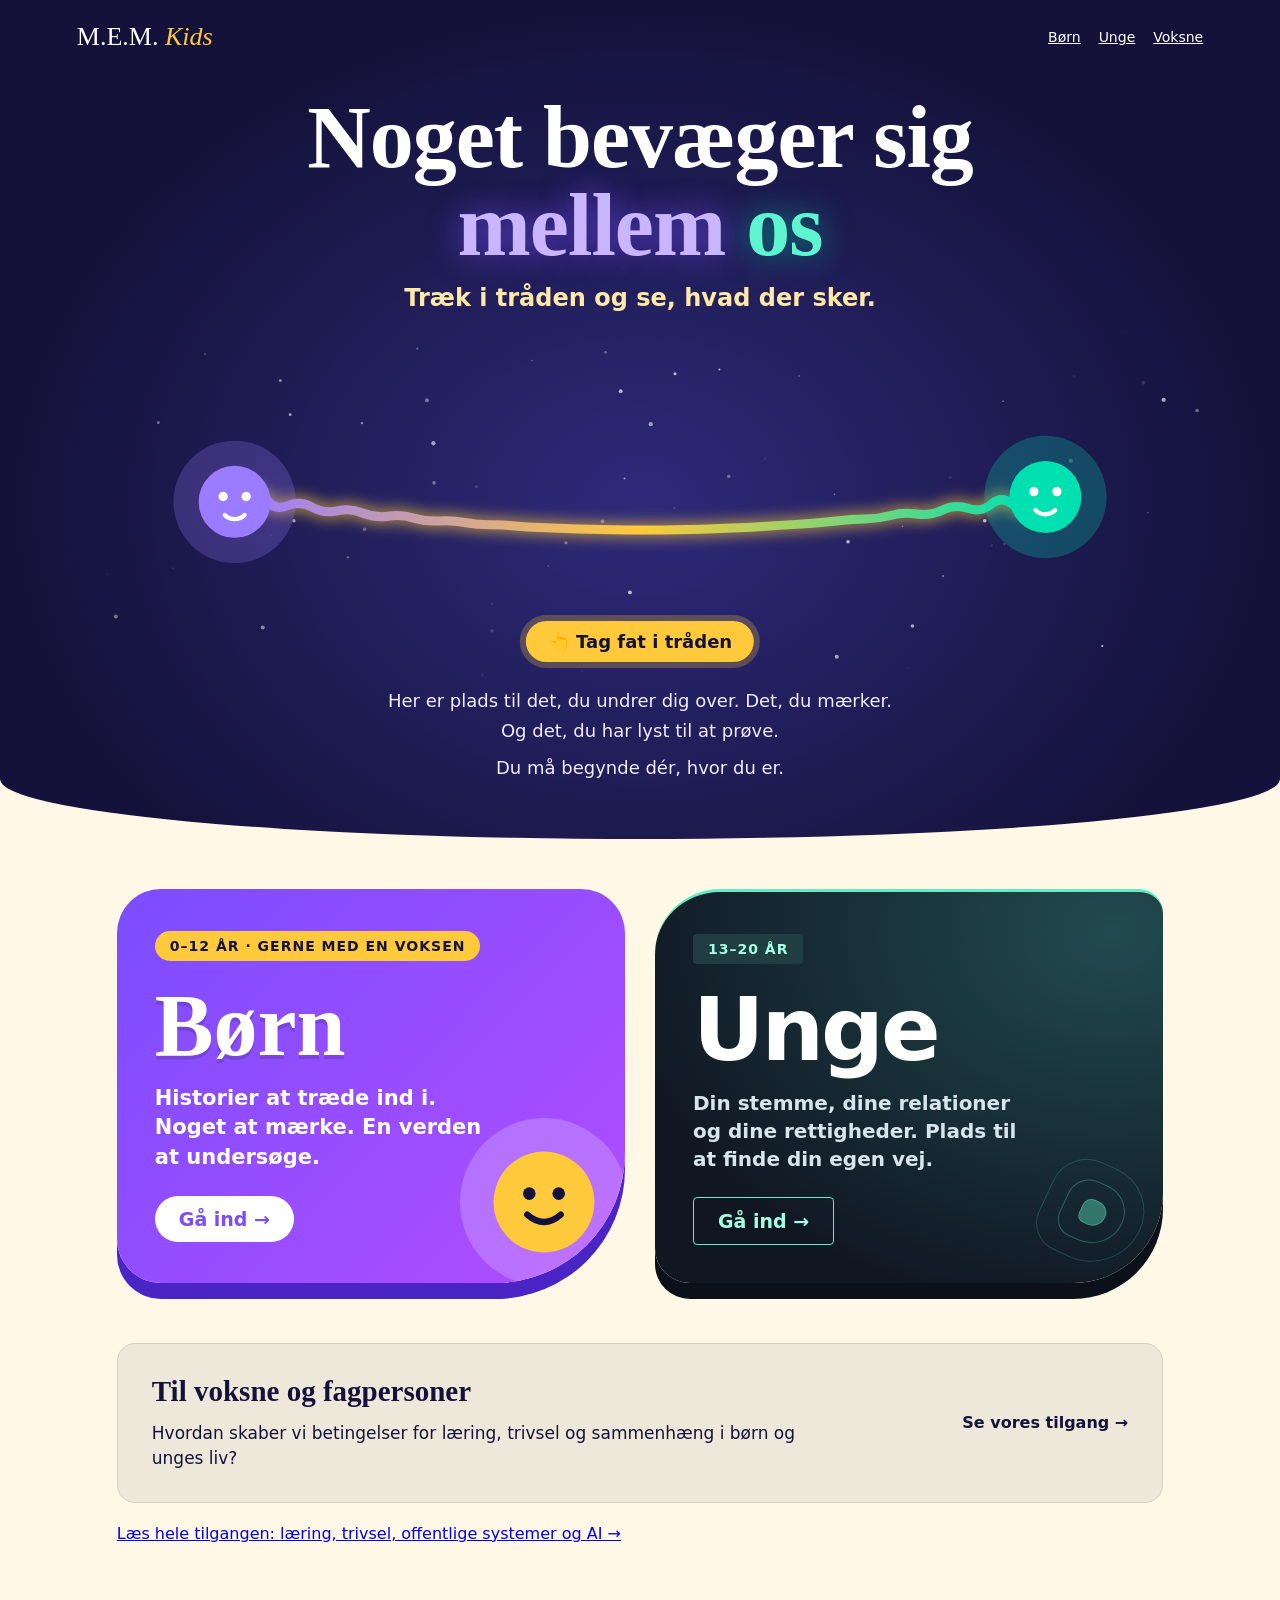
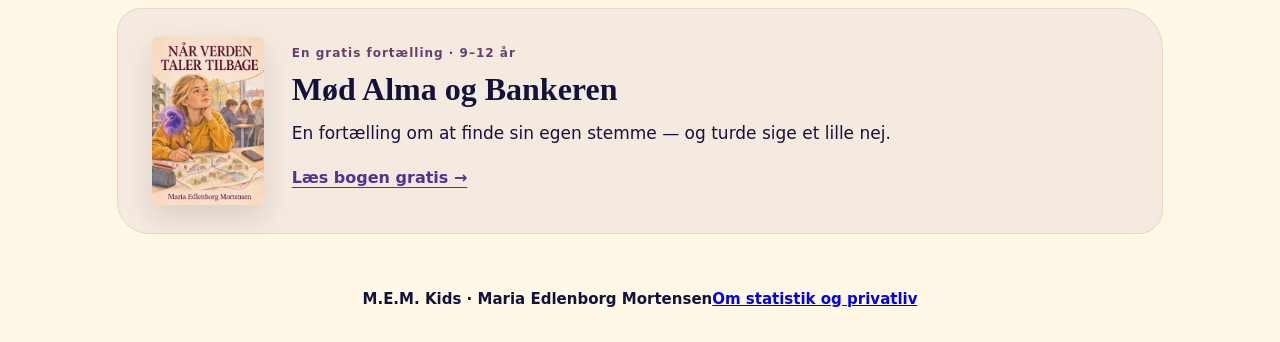
<file: index.html>
<!doctype html>
<html lang="da">
<head>
<meta charset="utf-8">
<meta name="viewport" content="width=device-width, initial-scale=1">
<title>M.E.M. Kids</title>
<style>
:root{--night:#14123a;--ink:#14123a;--born:#7b4dff;--born2:#b14dff;--unge:#00b894;--unge2:#00d2d3;--sol:#ffc93c;--pink:#ff5d8f}
*{box-sizing:border-box}
html,body{margin:0;background:#fff8e7;color:var(--ink);font-family:"Nunito","Trebuchet MS",system-ui,sans-serif}
.top{background:radial-gradient(ellipse at 50% 60%,#2e2a7a 0%,var(--night) 70%);color:#fff;padding-bottom:30px;border-radius:0 0 50% 50%/0 0 60px 60px;position:relative;overflow:hidden}
header{display:flex;justify-content:space-between;align-items:center;padding:22px 6%;position:relative;z-index:2}
.logo{font-family:Georgia,serif;font-size:26px;text-decoration:none;color:#fff}
.logo em{color:var(--sol)}
.hero{position:relative;text-align:center;padding:10px 6% 0;z-index:2}
h1{font-family:Georgia,serif;font-weight:700;font-size:clamp(42px,7vw,88px);line-height:1;margin:10px 0 14px;letter-spacing:-1px}
h1 span{color:#c9b6ff;text-shadow:0 0 30px #7b4dffaa} h1 b{color:#5ff5d0;text-shadow:0 0 30px #00b894aa}
.lead{font-size:clamp(19px,2.2vw,24px);max-width:620px;margin:0 auto;color:#ffe9a8;font-weight:700}
.stage{position:relative;height:360px;margin-top:6px}
canvas{position:absolute;inset:0;width:100%;height:100%;touch-action:none;cursor:grab}
canvas:active{cursor:grabbing}
.hint{position:absolute;left:50%;bottom:16px;transform:translateX(-50%);font-size:18px;font-weight:800;background:var(--sol);color:var(--night);padding:10px 22px;border-radius:99px;box-shadow:0 0 0 6px #ffc93c40;white-space:nowrap;pointer-events:none;transition:opacity .4s;animation:pulse 1.6s infinite}
@keyframes pulse{50%{box-shadow:0 0 0 14px #ffc93c00;transform:translateX(-50%) scale(1.05)}}
.doors{display:grid;grid-template-columns:1fr 1fr;gap:30px;padding:50px 6% 60px;max-width:1200px;margin:0 auto}
.door{position:relative;display:block;text-decoration:none;color:#fff;padding:42px 38px 38px;min-height:320px;overflow:hidden;transition:transform .25s,box-shadow .25s}
.door:hover,.door:focus-visible{transform:translateY(-8px) rotate(-1deg) scale(1.02)}
.door.born{background:linear-gradient(135deg,var(--born),var(--born2));border-radius:44px 44px 130px 44px;box-shadow:0 16px 0 #4a24c4}
.door.unge{background:linear-gradient(135deg,var(--unge),var(--unge2));border-radius:44px 44px 44px 130px;box-shadow:0 16px 0 #00806a}
.door.unge:hover{transform:translateY(-8px) rotate(1deg) scale(1.02)}
.age{display:inline-block;font-weight:800;font-size:14px;letter-spacing:1px;padding:7px 15px;border-radius:99px;background:var(--sol);color:var(--night)}
.door h2{font-family:Georgia,serif;font-weight:700;font-size:clamp(54px,7vw,88px);margin:14px 0 8px;text-shadow:0 4px 0 #0002}
.door p{font-size:21px;max-width:340px;margin:0;line-height:1.4;font-weight:600}
.go{display:inline-block;margin-top:24px;font-weight:800;font-size:19px;background:#fff;padding:12px 24px;border-radius:99px}
.born .go{color:var(--born)} .unge .go{color:#00806a}
.door svg{position:absolute;right:-24px;bottom:-24px;width:210px;height:210px;transition:transform .4s}
.door:hover svg{transform:rotate(-12deg) scale(1.1)}
footer{text-align:center;padding:26px 6% 34px;font-size:15px;font-weight:600}
@media(max-width:700px){.doors{grid-template-columns:1fr;padding-top:36px}.stage{height:270px}.door{min-height:250px}.door svg{width:150px;height:150px}}
@media(prefers-reduced-motion:reduce){.door,.door svg{transition:none}.hint{animation:none}}

/* Unge: skarpere former og et selvstændigt, roligere udtryk. */
.door.unge{background:linear-gradient(145deg,#172633,#101622);border-radius:12px 12px 44px 12px;box-shadow:0 16px 0 #0b101a;border-top:3px solid #63edc6}
.door.unge:hover,.door.unge:focus-visible{transform:translateY(-6px)}
.unge .age{background:#203e42;color:#a5ffe2;border-radius:4px}
.door.unge h2{font-family:system-ui,sans-serif;font-weight:800;letter-spacing:-3px;text-shadow:none}
.door.unge p{color:#d9e5ec;position:relative;z-index:1;font-size:20px}
.unge .go{color:#a5ffe2;background:transparent;border:1px solid #63edc6;border-radius:4px;position:relative;z-index:1}
.unge .signal{position:absolute;right:20px;bottom:20px;width:100px;height:100px;border:1px solid #63edc633;transform:rotate(35deg);pointer-events:none}
.unge .signal:before,.unge .signal:after{content:'';position:absolute;inset:18px;border:1px solid #63edc64d}
.unge .signal:after{inset:36px;background:#63edc666}
.adults-wrap{max-width:1200px;margin:0 auto;padding:0 6% 35px}
.adult-door{display:grid;grid-template-columns:1fr auto;gap:20px;align-items:center;text-decoration:none;color:var(--night);padding:30px 34px;background:#eee8db;border-radius:18px;border:1px solid #d8d0c0;transition:background .2s}
.adult-door:hover{background:#e7dfce}.adult-door:focus-visible{outline:3px solid #69519e;outline-offset:5px}
.adult-door h2{font:700 clamp(22px,3vw,29px)/1.2 Georgia,serif;margin:0 0 12px}
.adult-door p{margin:0;max-width:650px;font-size:17px;line-height:1.5}
.adult-door .adult-go{font-weight:700;font-size:16px;white-space:nowrap}
.adult-content{background:#fffdf6;border-radius:18px;padding:28px 34px;margin-top:16px;border:1px solid #ddd5c7;line-height:1.65}
.adult-content[hidden]{display:none}.adult-content h2{font:700 29px/1.2 Georgia,serif;margin:0 0 20px}.adult-content h3{font-size:19px;margin:24px 0 8px}.adult-content p{margin:0 0 12px;max-width:760px}.adult-content .ground{border-top:1px solid #ddd5c7;padding-top:20px;margin-top:25px;font-size:15px}
@media(max-width:700px){.adult-door{grid-template-columns:1fr;padding:25px}.adult-content{padding:24px}.door.unge h2{font-size:64px}.age{font-size:12px;letter-spacing:.5px;max-width:100%}.door{padding:30px 26px}.door p{font-size:19px}.hint{font-size:15px;padding:10px 16px}}
@media(prefers-reduced-motion:reduce){.adult-door{transition:none}.door:hover,.door:focus-visible,.door.unge:hover{transform:none}}

</style>
<link rel="stylesheet" href="boeger.css"><link rel="stylesheet" href="univers.css"><meta name="description" content="Historier, læring og sanselige oplevelser for børn og unge. Et relationelt grundlag for deltagelse, trivsel og tryg teknologi.">
</head>
<body>
<div class="top"><header><a class="logo" href="index.html">M.E.M. <em>Kids</em></a><nav class="top-links" aria-label="Genveje"><a href="boern.html">Børn</a><a href="unge.html">Unge</a><a href="voksne.html">Voksne</a></nav></header>

<section class="hero">
  <h1>Noget bevæger sig<br><span>mellem</span> <b>os</b></h1>
  <p class="lead">Træk i tråden og se, hvad der sker.</p>
  <div class="stage">
    <canvas id="c" aria-label="En tråd mellem to venner, som du kan trække i"></canvas>
    <div class="hint" id="hint">👆 Tag fat i tråden</div>
  </div>
</section><div class="shared-copy"><p>Her er plads til det, du undrer dig over. Det, du mærker. Og det, du har lyst til at prøve.</p><p>Du må begynde dér, hvor du er.</p></div>
</div>

<nav class="doors" aria-label="Vælg dit univers">
  <a class="door born" href="boern.html">
    <span class="age">0–12 ÅR · GERNE MED EN VOKSEN</span>
    <h2>Børn</h2>
    <p>Historier at træde ind i. Noget at mærke. En verden at undersøge.</p>
    <span class="go">Gå ind →</span>
    <svg viewBox="0 0 100 100" aria-hidden="true"><circle cx="50" cy="50" r="40" fill="#fff" opacity=".2"/><circle cx="50" cy="50" r="24" fill="#ffc93c"/><circle cx="43" cy="46" r="3" fill="#14123a"/><circle cx="57" cy="46" r="3" fill="#14123a"/><path d="M42 56q8 7 16 0" stroke="#14123a" stroke-width="3" fill="none" stroke-linecap="round"/></svg>
  </a>
  <a class="door unge" href="unge.html">
    <span class="age">13–20 ÅR</span>
    <h2>Unge</h2>
    <p>Din stemme, dine relationer og dine rettigheder. Plads til at finde din egen vej.</p>
    <span class="go">Gå ind →</span>
    <span class="signal" aria-hidden="true"></span>
  </a>
</nav>


<section class="adults-wrap" aria-label="Indgang for voksne og fagpersoner">
  <button class="adult-door" type="button" aria-expanded="false" aria-controls="voksne">
    <div><h2>Til voksne og fagpersoner</h2><p>Hvordan skaber vi betingelser for læring, trivsel og sammenhæng i børn og unges liv?</p></div>
    <span class="adult-go">Se vores tilgang →</span>
  </button>
  <p class="home-adult-route"><a href="voksne.html">Læs hele tilgangen: læring, trivsel, offentlige systemer og AI →</a></p><div class="adult-content" id="voksne" hidden>
    <h2>Et relationelt blik på børn og unge</h2>
    <p>Børn og unge lever og udvikler sig gennem relationer, erfaringer og de rammer, de møder. Derfor undersøger vi sammenhængen mellem barnet, fællesskabet og de betingelser, voksne og institutioner skaber.</p>
    <h3>Læring: oplevelse før forklaring</h3>
    <p>Vi tager udgangspunkt i nysgerrighed, konkrete erfaringer og behovet for at forstå. Barnet får mulighed for at undersøge og prøve sig frem. Ord, tal og modeller forbindes med det oplevede.</p>
    <h3>Ansvar: adgang til at deltage</h3>
    <p>Når en elev ikke deltager, undersøger vi også opgavens mening, krav, tempo, støtte og pladsen i fællesskabet. De voksne har ansvar for at tilpasse de betingelser, de har indflydelse på, og følge op på, om ændringerne hjælper.</p>
    <h3>Trivsel: det, der sker mellem os</h3>
    <p>Barnets egen oplevelse skal have betydning. Vi ser på tryghed, relationer og muligheder for at høre til over tid. Støtten skal også kunne ændre de forhold, der gør hverdagen vanskelig.</p>
    <h3>Børn i offentlige systemer: sammenhæng gennem skift</h3>
    <p>Ved skoleskift, anbringelser og skift af sagsbehandler skal vigtige erfaringer, aftaler og relationer indgå i overgangen. Barnet eller den unge skal kunne forstå, hvad der sker, blive hørt og få forklaret, hvordan deres perspektiv indgår i beslutningerne.</p>
    <h3>Læs sammen og tal videre</h3>
    <p>Til <em>Når verden taler tilbage</em> findes en kort læsevejledning om Bankeren, det lille nej og retten til sin egen idé. Samtalen er en invitation, og barnet behøver ikke fortælle om egne oplevelser.</p>
    <p><a href="boeger/laesevejledning.pdf" download="laesevejledning.pdf" data-goatcounter-click="vejledning-hent-pdf" data-goatcounter-title="Læsevejledning: Hent PDF" data-goatcounter-no-session="1">Hent læsevejledningen gratis (PDF, 71 KB) ↓</a> · <a href="boern.html#bogen">Find bogen i børnerummet →</a></p>
    <p class="ground">Arbejdet udspringer af Mirakel Teori og M.E.M. Teori. På læringsområdet arbejder vi med Meaning, Experience, Model. Herfra udvikles fortællinger, læringsverdener, forløb og støtteværktøjer. Deres udviklings- og afprøvningsstatus skal fremgå af de enkelte tilbud.</p>
  </div>
</section>

<section class="book-teaser-wrap" aria-labelledby="teaser-title">
  <div class="book-teaser">
    <a class="book-teaser-cover" href="boern.html#bogen" aria-label="Find bogen om Alma og Bankeren i børnerummet"><img src="assets/naar-verden-taler-tilbage.webp" width="600" height="900" loading="lazy" decoding="async" alt="Omslag til Når verden taler tilbage med Alma og Bankeren."></a>
    <div class="book-teaser-copy">
      <p class="book-kicker">En gratis fortælling · 9–12 år</p>
      <h2 id="teaser-title">Mød Alma og Bankeren</h2>
      <p>En fortælling om at finde sin egen stemme — og turde sige et lille nej.</p>
      <a class="book-teaser-link" href="boern.html#bogen">Læs bogen gratis →</a>
    </div>
  </div>
</section>

<footer>M.E.M. Kids · Maria Edlenborg Mortensen<a href="statistik-og-privatliv.html">Om statistik og privatliv</a></footer>

<script>
(()=>{
const adultLink=document.querySelector('.adult-door'),adultPanel=document.getElementById('voksne');
adultLink.addEventListener('click',e=>{e.preventDefault();const open=adultPanel.hidden;adultPanel.hidden=!open;adultLink.setAttribute('aria-expanded',String(open));adultLink.querySelector('.adult-go').textContent=open?'Luk introduktionen ↑':'Se vores tilgang →'});
if(location.hash==='#voksne'){adultPanel.hidden=false;adultLink.setAttribute('aria-expanded','true');adultLink.querySelector('.adult-go').textContent='Luk introduktionen ↑';}
const cv=document.getElementById('c'),x=cv.getContext('2d'),hint=document.getElementById('hint');
let W,H,dpr,pts=[],N=34,grab=-1,mx=0,my=0,used=false,t=0,sparks=[];
function size(){dpr=devicePixelRatio||1;W=cv.clientWidth;H=cv.clientHeight;cv.width=W*dpr;cv.height=H*dpr;x.setTransform(dpr,0,0,dpr,0,0);init()}
function ends(){return[{x:W*.14,y:H*.5},{x:W*.86,y:H*.5}]}
function init(){const[a,b]=ends();pts=[];for(let i=0;i<N;i++){const k=i/(N-1);pts.push({x:a.x+(b.x-a.x)*k,y:a.y+Math.sin(k*Math.PI)*30,px:0,py:0});pts[i].px=pts[i].x;pts[i].py=pts[i].y}}
function seg(){const[a,b]=ends();return Math.hypot(b.x-a.x,b.y-a.y)/(N-1)*1.12}
function step(){
 const[a,b]=ends(),L=seg();t+=.016;
 for(let i=1;i<N-1;i++){const p=pts[i],vx=(p.x-p.px)*.985,vy=(p.y-p.py)*.985;p.px=p.x;p.py=p.y;p.x+=vx;p.y+=vy+.25+(grab<0&&!used?Math.sin(t*2+i*.3)*.04:0)}
 if(grab>0){pts[grab].x=mx;pts[grab].y=my}
 for(let k=0;k<12;k++){pts[0].x=a.x;pts[0].y=a.y+Math.sin(t*1.5)*4;pts[N-1].x=b.x;pts[N-1].y=b.y+Math.cos(t*1.5)*4;
  for(let i=0;i<N-1;i++){const p=pts[i],q=pts[i+1],dx=q.x-p.x,dy=q.y-p.y,d=Math.hypot(dx,dy)||1,f=(d-L)/d*.5;
   if(i>0&&i!==grab){p.x+=dx*f;p.y+=dy*f} if(i+1<N-1&&i+1!==grab){q.x-=dx*f;q.y-=dy*f}}}
 // sparks travel along rope when pulled
 const tension=pts.reduce((s,p,i)=>i?s+Math.hypot(p.x-pts[i-1].x,p.y-pts[i-1].y):0,0)/((N-1)*L);
 if(grab>0&&Math.random()<.45+tension*.2)sparks.push({u:Math.random()<.5?0:1,dir:0,v:.012+Math.random()*.01,c:Math.random()<.5?'#9b7bff':'#00e0b0'});
 sparks.forEach(s=>{if(!s.dir)s.dir=s.u?-1:1;s.u+=s.v*s.dir});sparks=sparks.filter(s=>s.u>=0&&s.u<=1);
 draw(tension)}
function at(u){const f=u*(N-1),i=Math.min(N-2,Math.floor(f)),r=f-i;return{x:pts[i].x+(pts[i+1].x-pts[i].x)*r,y:pts[i].y+(pts[i+1].y-pts[i].y)*r}}
function face(p,col,s,mood){x.fillStyle=col+'40';x.beginPath();x.arc(p.x,p.y,s*1.7,0,7);x.fill();x.fillStyle=col;x.beginPath();x.arc(p.x,p.y,s,0,7);x.fill();
 x.fillStyle='#fff';x.beginPath();x.arc(p.x-s*.32,p.y-s*.15,s*.13,0,7);x.arc(p.x+s*.32,p.y-s*.15,s*.13,0,7);x.fill();
 x.strokeStyle='#fff';x.lineWidth=s*.12;x.lineCap='round';x.beginPath();x.arc(p.x,p.y+s*.1,s*.38,.2*Math.PI+(1-mood)*.3,.8*Math.PI-(1-mood)*.3);x.stroke()}
const stars=Array.from({length:70},()=>({x:Math.random(),y:Math.random(),r:Math.random()*1.8+.4,p:Math.random()*6}));
function draw(ten){x.clearRect(0,0,W,H);stars.forEach(st=>{x.fillStyle='rgba(255,255,255,'+(.35+.35*Math.sin(t*2+st.p))+')';x.beginPath();x.arc(st.x*W,st.y*H,st.r,0,7);x.fill()});
 x.shadowColor='#ffc93c';x.shadowBlur=grab>0?30:16;
 const g=x.createLinearGradient(pts[0].x,0,pts[N-1].x,0);g.addColorStop(0,'#9b7bff');g.addColorStop(.5,'#ffc93c');g.addColorStop(1,'#00e0b0');
 x.strokeStyle=g;x.lineWidth=9;x.lineCap='round';x.lineJoin='round';x.beginPath();x.moveTo(pts[0].x,pts[0].y);
 for(let i=1;i<N-1;i++){const mx2=(pts[i].x+pts[i+1].x)/2,my2=(pts[i].y+pts[i+1].y)/2;x.quadraticCurveTo(pts[i].x,pts[i].y,mx2,my2)}x.lineTo(pts[N-1].x,pts[N-1].y);x.stroke();
 x.shadowBlur=0;sparks.forEach(s=>{const p=at(s.u);x.shadowColor=s.c;x.shadowBlur=20;x.fillStyle=s.c;x.beginPath();x.arc(p.x,p.y,6,0,7);x.fill();x.fillStyle='#ffc93c66';x.beginPath();x.arc(p.x,p.y,11,0,7);x.fill()});
 x.shadowBlur=0;const s=Math.min(W,H)*.1,mood=grab>0?1:.55;face(pts[0],'#9b7bff',s,mood);face(pts[N-1],'#00e0b0',s,mood)}
function pos(e){const r=cv.getBoundingClientRect();return{x:e.clientX-r.left,y:e.clientY-r.top}}
cv.addEventListener('pointerdown',e=>{const p=pos(e);let best=-1,bd=60;for(let i=2;i<N-2;i++){const d=Math.hypot(pts[i].x-p.x,pts[i].y-p.y);if(d<bd){bd=d;best=i}}
 if(best>0){grab=best;mx=p.x;my=p.y;cv.setPointerCapture(e.pointerId);if(!used){used=true;hint.style.opacity=0}}});
cv.addEventListener('pointermove',e=>{if(grab>0){const p=pos(e);mx=p.x;my=Math.max(10,Math.min(H-10,p.y))}});
addEventListener('pointerup',()=>grab=-1);
addEventListener('resize',size);size();
const reduce=matchMedia('(prefers-reduced-motion: reduce)').matches;
(function loop(){step();if(!reduce||grab>0)requestAnimationFrame(loop);else setTimeout(()=>requestAnimationFrame(loop),200)})();
})();
</script>
<script>window.goatcounter={path:function(){return location.pathname;},referrer:""};</script>
<script data-goatcounter="https://mem-kids.goatcounter.com/count" async src="https://gc.zgo.at/count.js"></script>
</body>
</html>
</file>
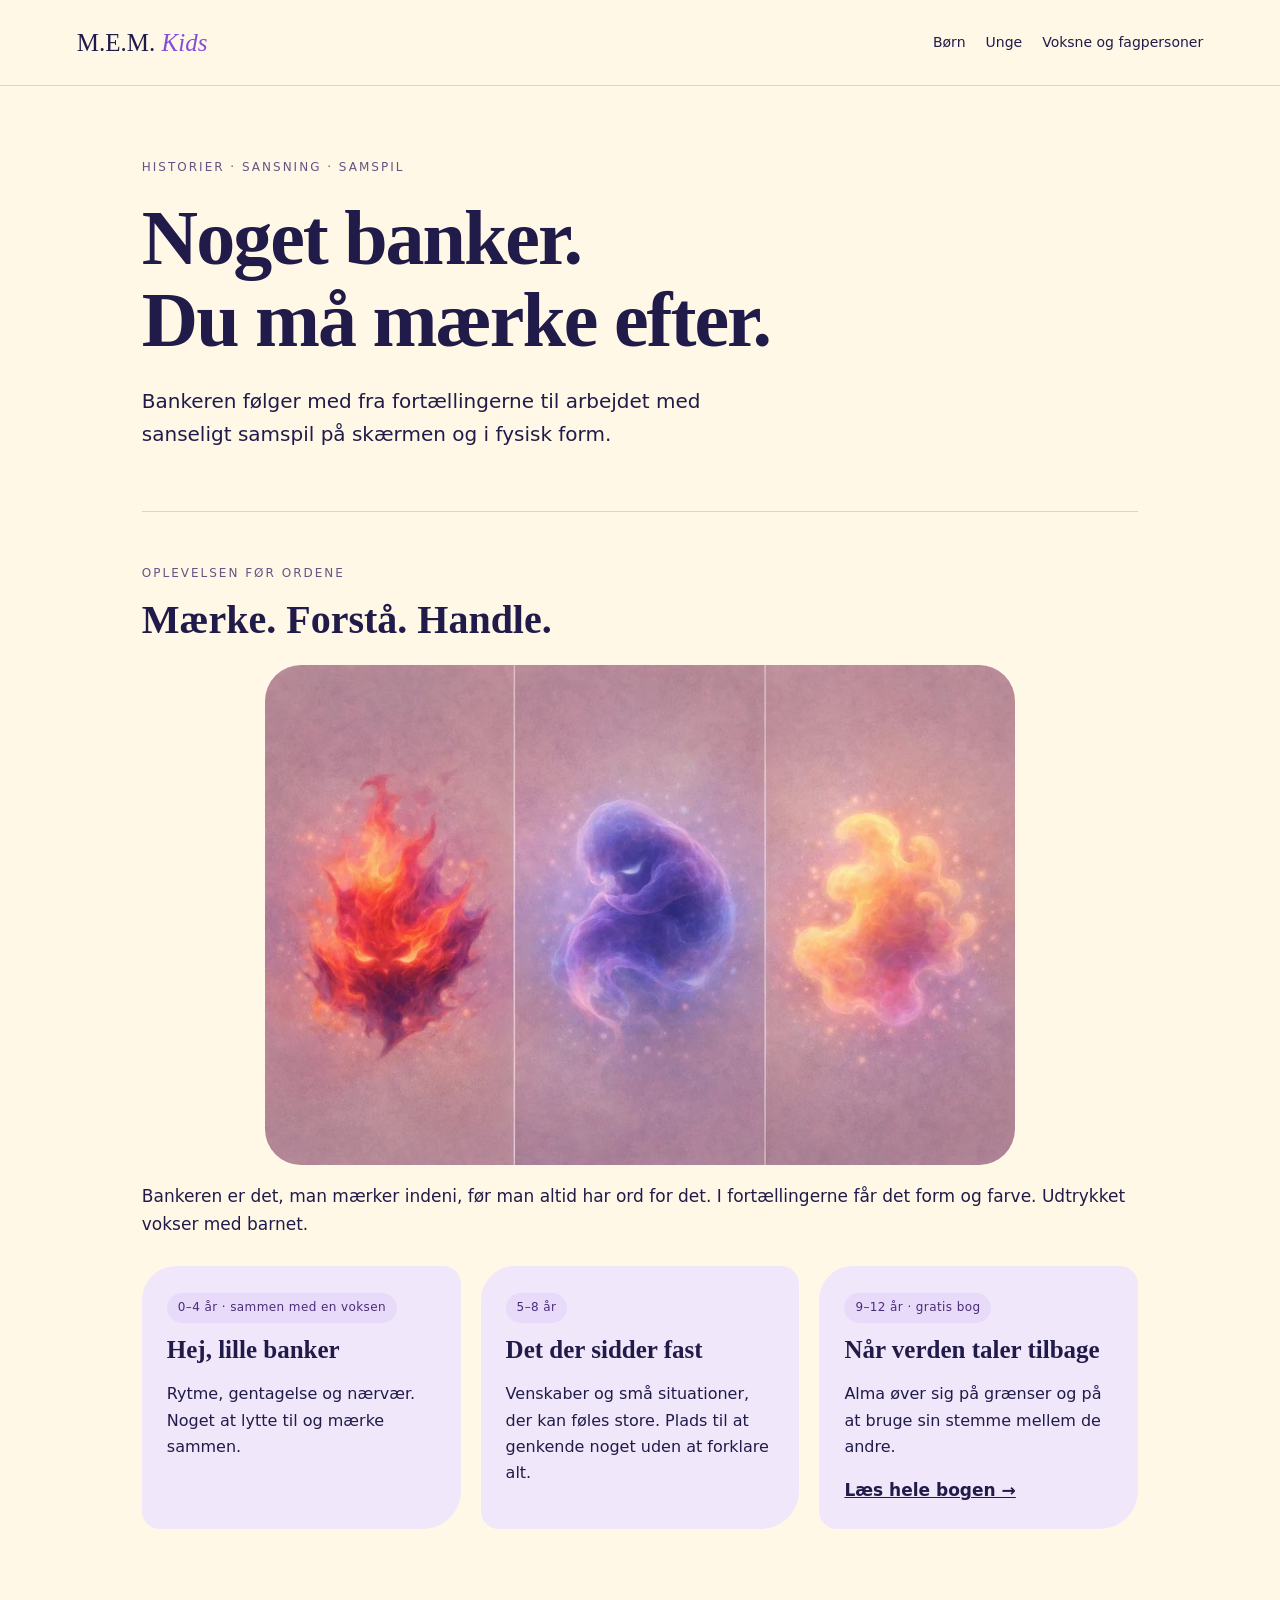
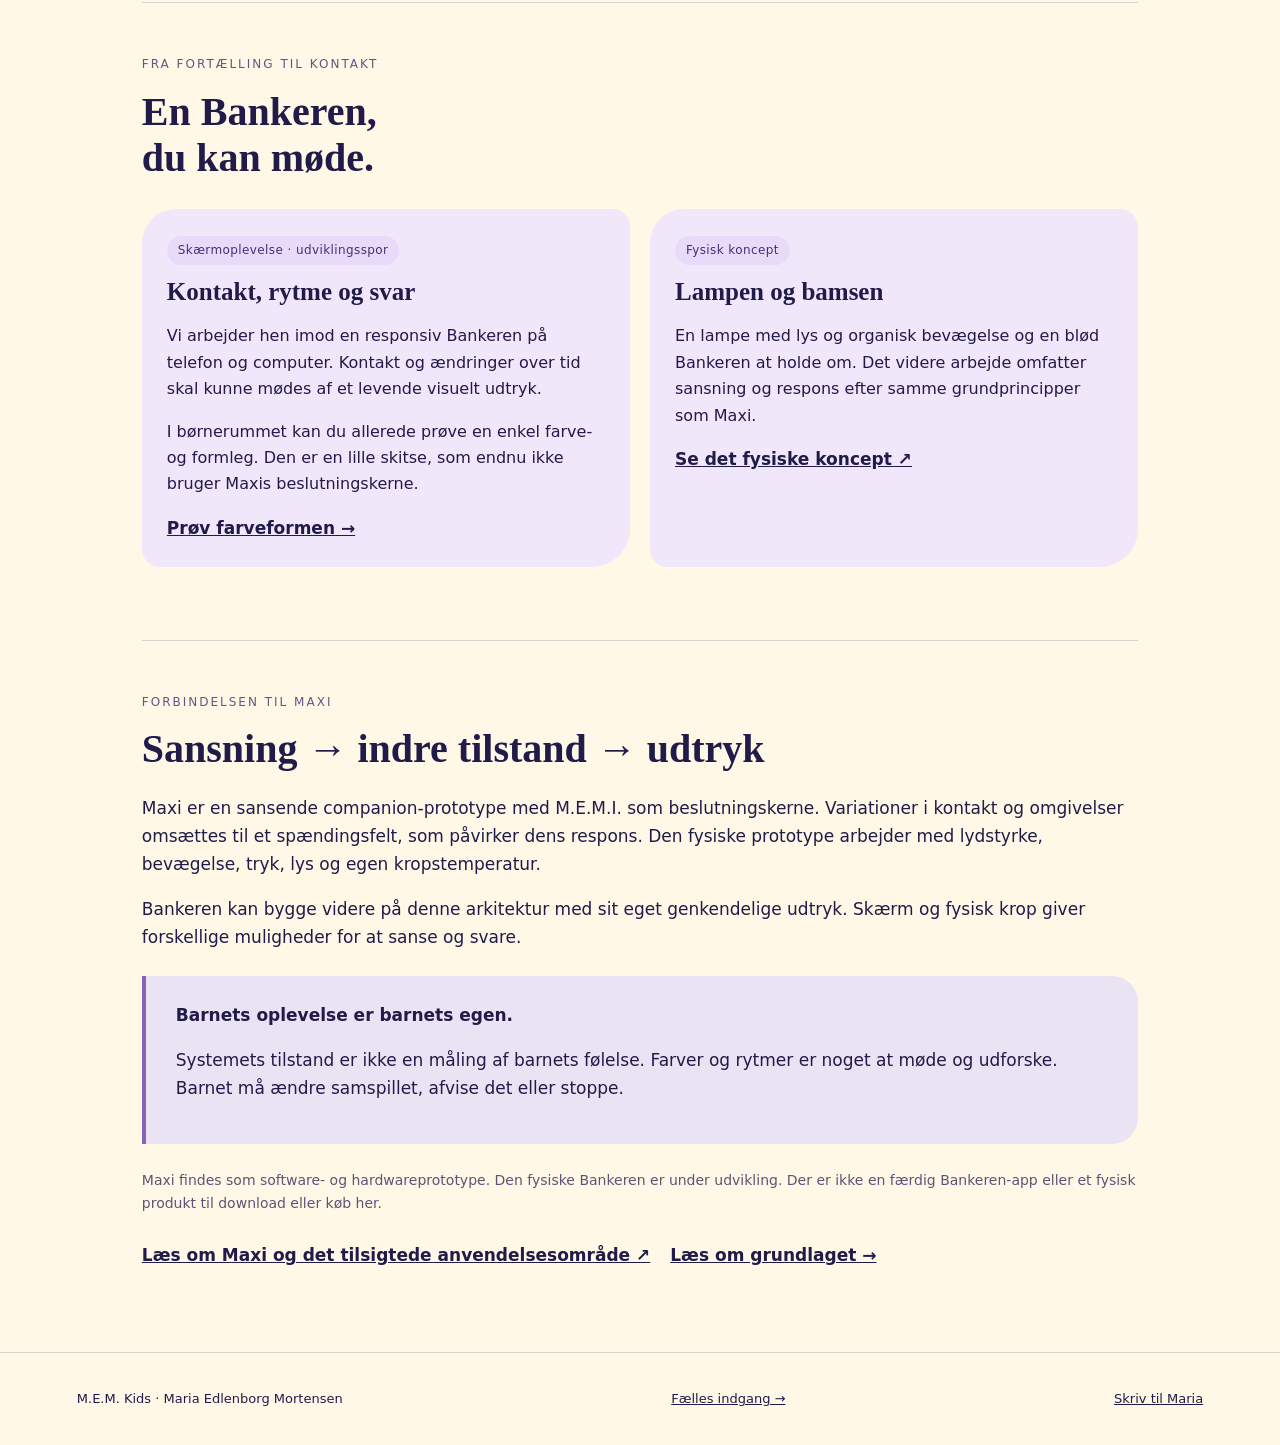
<file: bankeren.html>
<!doctype html><html lang="da"><head><meta charset="utf-8"><meta name="viewport" content="width=device-width,initial-scale=1"><title>Mød Bankeren · M.E.M. Kids</title><meta name="description" content="Bankeren følger med fra fortællingerne til arbejdet med sanseligt samspil på skærmen og i fysisk form."><link rel="stylesheet" href="rum.css"><link rel="stylesheet" href="univers.css"></head><body><a class="skip-link" href="#indhold">Gå til indhold</a><header><a class="brand" href="index.html">M.E.M. <em>Kids</em></a><nav aria-label="Vælg rum"><a href="boern.html">Børn</a><a href="unge.html">Unge</a><a href="voksne.html">Voksne og fagpersoner</a></nav></header><main id="indhold"><section class="hero page-intro"><span class="eyebrow">Historier · sansning · samspil</span><h1>Noget banker.<br>Du må mærke efter.</h1><p>Bankeren følger med fra fortællingerne til arbejdet med sanseligt samspil på skærmen og i fysisk form.</p></section><section class="area"><span class="eyebrow">Oplevelsen før ordene</span><h2>Mærke. Forstå. Handle.</h2><img class="wide-art" src="assets/bankeren_9_12.webp" width="1000" height="667" alt="Bankeren i tre udtryk: rød flamme, violet indadvendt skikkelse og gylden åben form."><p>Bankeren er det, man mærker indeni, før man altid har ord for det. I fortællingerne får det form og farve. Udtrykket vokser med barnet.</p><div class="feature-grid"><article class="feature"><span class="pill">0–4 år · sammen med en voksen</span><h3>Hej, lille banker</h3><p>Rytme, gentagelse og nærvær. Noget at lytte til og mærke sammen.</p></article><article class="feature"><span class="pill">5–8 år</span><h3>Det der sidder fast</h3><p>Venskaber og små situationer, der kan føles store. Plads til at genkende noget uden at forklare alt.</p></article><article class="feature"><span class="pill">9–12 år · gratis bog</span><h3>Når verden taler tilbage</h3><p>Alma øver sig på grænser og på at bruge sin stemme mellem de andre.</p><a href="boern.html#bogen">Læs hele bogen →</a></article></div></section><section class="area"><span class="eyebrow">Fra fortælling til kontakt</span><h2>En Bankeren,<br>du kan møde.</h2><div class="feature-grid two"><article class="feature"><span class="pill">Skærmoplevelse · udviklingsspor</span><h3>Kontakt, rytme og svar</h3><p>Vi arbejder hen imod en responsiv Bankeren på telefon og computer. Kontakt og ændringer over tid skal kunne mødes af et levende visuelt udtryk.</p><p>I børnerummet kan du allerede prøve en enkel farve- og formleg. Den er en lille skitse, som endnu ikke bruger Maxis beslutningskerne.</p><a href="boern.html#maerk">Prøv farveformen →</a></article><article class="feature"><span class="pill">Fysisk koncept</span><h3>Lampen og bamsen</h3><p>En lampe med lys og organisk bevægelse og en blød Bankeren at holde om. Det videre arbejde omfatter sansning og respons efter samme grundprincipper som Maxi.</p><a href="https://mem-teori.github.io/etos-site/bankeren-produkt.html">Se det fysiske koncept ↗</a></article></div></section><section class="area"><span class="eyebrow">Forbindelsen til Maxi</span><h2>Sansning → indre tilstand → udtryk</h2><p>Maxi er en sansende companion-prototype med M.E.M.I. som beslutningskerne. Variationer i kontakt og omgivelser omsættes til et spændingsfelt, som påvirker dens respons. Den fysiske prototype arbejder med lydstyrke, bevægelse, tryk, lys og egen kropstemperatur.</p><p>Bankeren kan bygge videre på denne arkitektur med sit eget genkendelige udtryk. Skærm og fysisk krop giver forskellige muligheder for at sanse og svare.</p><div class="callout"><strong>Barnets oplevelse er barnets egen.</strong><p>Systemets tilstand er ikke en måling af barnets følelse. Farver og rytmer er noget at møde og udforske. Barnet må ændre samspillet, afvise det eller stoppe.</p></div><p class="status-line">Maxi findes som software- og hardwareprototype. Den fysiske Bankeren er under udvikling. Der er ikke en færdig Bankeren-app eller et fysisk produkt til download eller køb her.</p><a class="text-link" href="https://mem-teori.github.io/etos-site/maxi.html">Læs om Maxi og det tilsigtede anvendelsesområde ↗</a><a class="text-link" href="voksne.html#grundlag">Læs om grundlaget →</a></section></main><footer class="foot"><span>M.E.M. Kids · Maria Edlenborg Mortensen</span><a href="index.html">Fælles indgang →</a><a href="mailto:M.E.M.Teori@gmail.com">Skriv til Maria</a></footer></body></html>
</file>
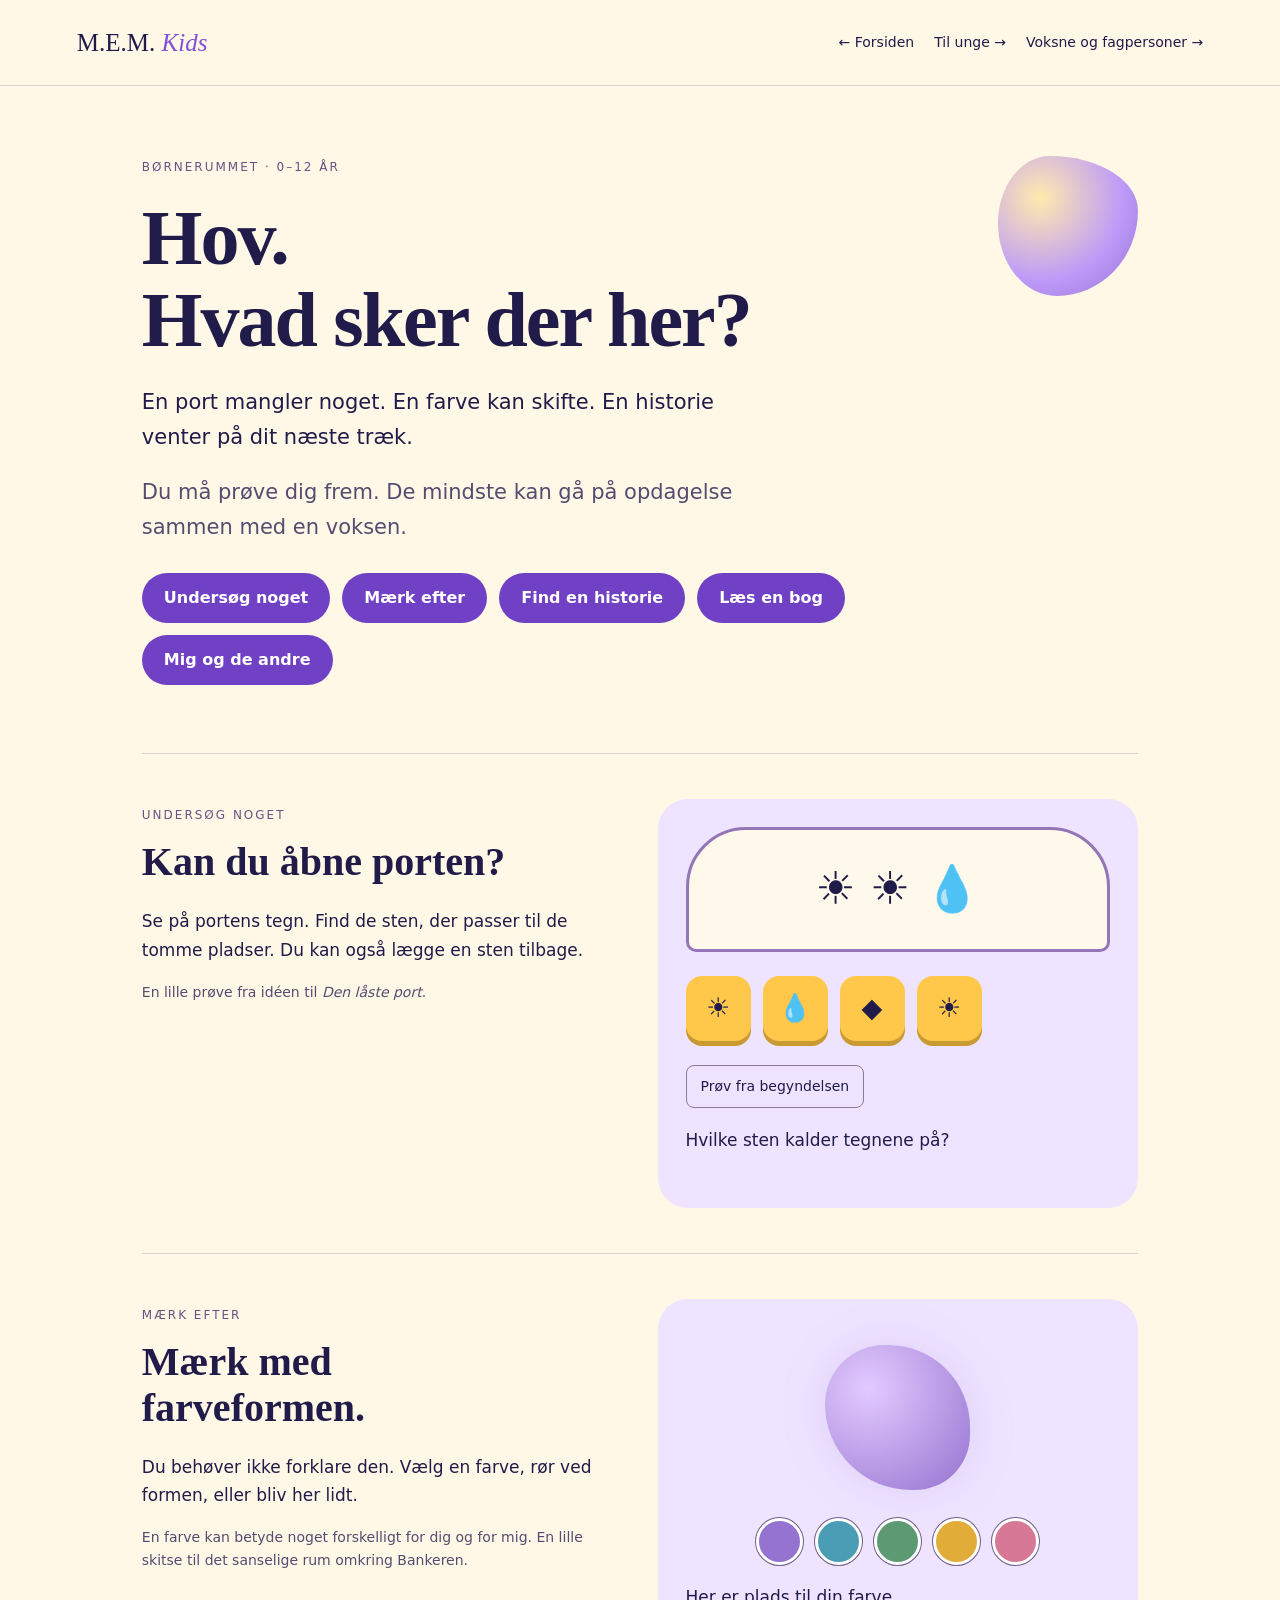
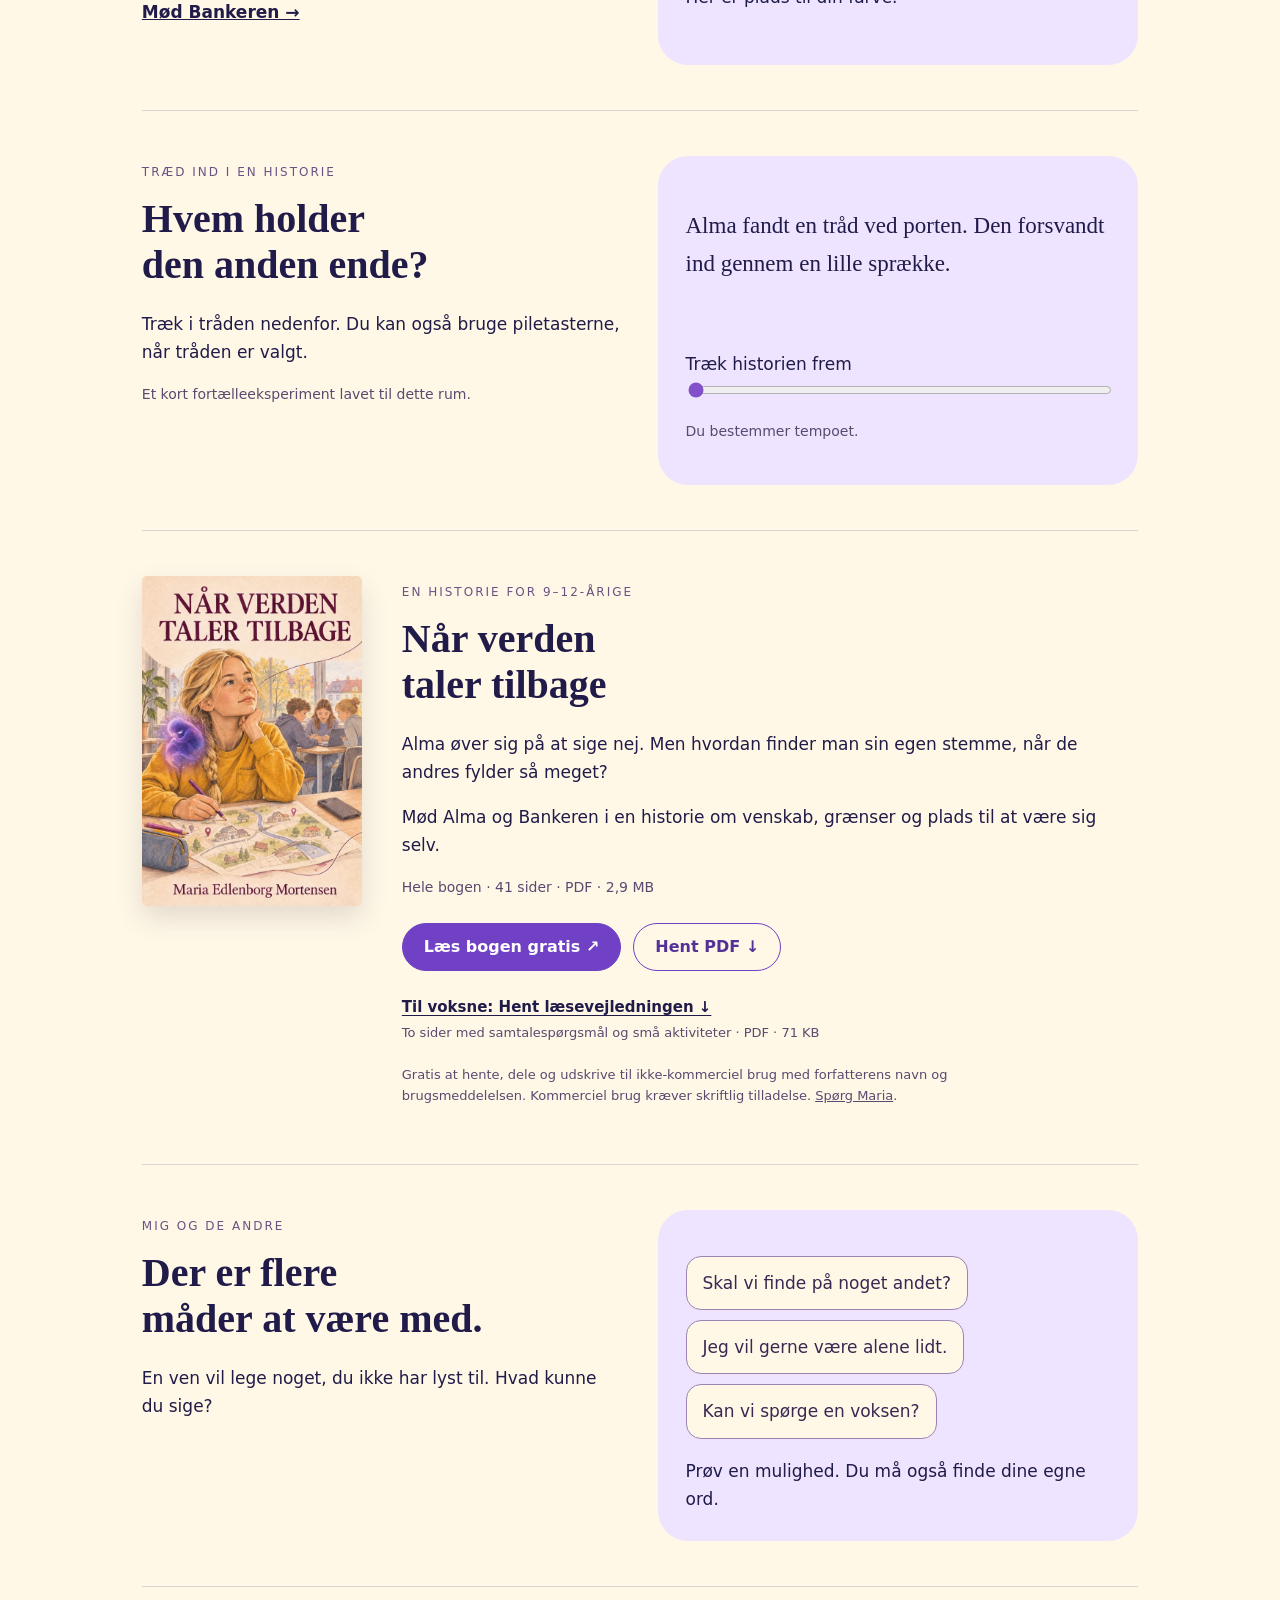
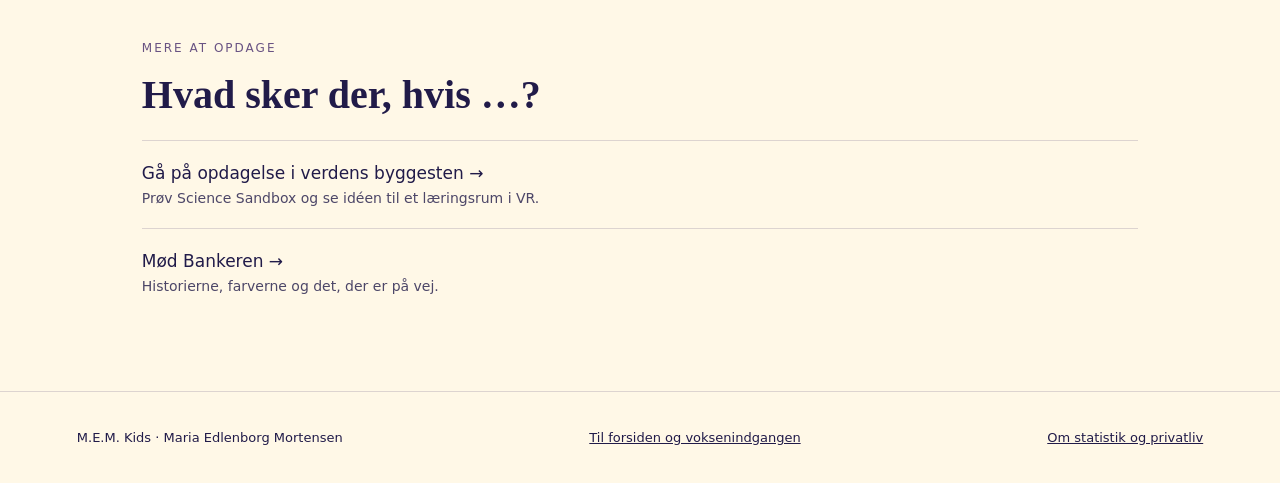
<file: boern.html>
<!doctype html><html lang="da"><head><meta charset="utf-8"><meta name="viewport" content="width=device-width,initial-scale=1"><title>Børnerummet · M.E.M. Kids</title>
<meta name="description" content="Læs Når verden taler tilbage gratis. En børnebog for 9–12-årige om venskab, grænser og at finde sin egen stemme. Med læsevejledning til voksne.">
<meta property="og:locale" content="da_DK">
<meta property="og:type" content="website">
<meta property="og:site_name" content="M.E.M. Kids">
<meta property="og:title" content="Når verden taler tilbage · Gratis børnebog">
<meta property="og:description" content="Mød Alma og Bankeren. En gratis bog for 9–12-årige om venskab, grænser og plads til at være sig selv. Med læsevejledning.">
<meta property="og:url" content="https://mem-kids.com/boern.html">
<meta property="og:image" content="https://mem-kids.com/assets/naar-verden-taler-tilbage-deling.jpg">
<meta property="og:image:type" content="image/jpeg">
<meta property="og:image:width" content="1200">
<meta property="og:image:height" content="627">
<meta property="og:image:alt" content="Når verden taler tilbage af Maria Edlenborg Mortensen. Alma med den violette Bankeren. Gratis børnebog for 9–12-årige.">
<meta name="twitter:card" content="summary_large_image">
<meta name="twitter:title" content="Når verden taler tilbage · Gratis børnebog">
<meta name="twitter:description" content="Mød Alma og Bankeren. Læs og hent bogen og læsevejledningen gratis på M.E.M. Kids.">
<meta name="twitter:image" content="https://mem-kids.com/assets/naar-verden-taler-tilbage-deling.jpg">
<link rel="stylesheet" href="rum.css"><link rel="stylesheet" href="boeger.css"><link rel="stylesheet" href="univers.css"></head><body>
<header><a class="brand" href="index.html">M.E.M. <em>Kids</em></a><nav aria-label="Vælg rum"><a href="index.html">← Forsiden</a><a href="unge.html">Til unge →</a><a href="voksne.html">Voksne og fagpersoner →</a></nav></header>
<main><section class="hero"><div class="hero-mark" aria-hidden="true"></div><div class="hero-copy"><span class="eyebrow">Børnerummet · 0–12 år</span><h1>Hov.<br>Hvad sker der her?</h1><p>En port mangler noget. En farve kan skifte. En historie venter på dit næste træk.</p><p class="hint">Du må prøve dig frem. De mindste kan gå på opdagelse sammen med en voksen.</p><div class="jump"><a href="#port">Undersøg noget</a><a href="#maerk">Mærk efter</a><a href="#historie">Find en historie</a><a href="#bogen">Læs en bog</a><a href="#sammen">Mig og de andre</a></div></div></section>
<section class="area split" id="port"><div class="intro"><span class="eyebrow">Undersøg noget</span><h2>Kan du åbne porten?</h2><p>Se på portens tegn. Find de sten, der passer til de tomme pladser. Du kan også lægge en sten tilbage.</p><p class="hint">En lille prøve fra idéen til <em>Den låste port</em>.</p></div><div class="play"><div class="gate" id="gate" aria-label="Porten har to solpladser og en vandplads">☀ ☀ 💧</div><div class="pieces" aria-label="Vælg sten"><button class="stone" data-kind="sun" aria-label="Solsten et" aria-pressed="false">☀</button><button class="stone" data-kind="water" aria-label="Vandsten" aria-pressed="false">💧</button><button class="stone" data-kind="earth" aria-label="Jordsten" aria-pressed="false">◆</button><button class="stone" data-kind="sun" aria-label="Solsten to" aria-pressed="false">☀</button></div><button class="secondary" id="reset-gate">Prøv fra begyndelsen</button><p class="result" id="gate-result" aria-live="polite">Hvilke sten kalder tegnene på?</p></div></section>
<section class="area split" id="maerk"><div><span class="eyebrow">Mærk efter</span><h2>Mærk med<br>farveformen.</h2><p>Du behøver ikke forklare den. Vælg en farve, rør ved formen, eller bliv her lidt.</p><p class="hint">En farve kan betyde noget forskelligt for dig og for mig. En lille skitse til det sanselige rum omkring Bankeren.</p><a class="text-link" href="bankeren.html">Mød Bankeren →</a></div><div class="play"><button class="feeling" id="feeling" aria-label="Rør ved farveformen" style="display:block;border:0"></button><div class="colors"><button style="background:#9573d0" data-color="#9573d0" aria-label="Lilla"></button><button style="background:#4b9db5" data-color="#4b9db5" aria-label="Blå"></button><button style="background:#5d9973" data-color="#5d9973" aria-label="Grøn"></button><button style="background:#e1ad38" data-color="#e1ad38" aria-label="Gul"></button><button style="background:#d67896" data-color="#d67896" aria-label="Rosa"></button></div><p id="color-result" class="result" aria-live="polite">Her er plads til din farve.</p></div></section>
<section class="area split" id="historie"><div><span class="eyebrow">Træd ind i en historie</span><h2>Hvem holder<br>den anden ende?</h2><p>Træk i tråden nedenfor. Du kan også bruge piletasterne, når tråden er valgt.</p><p class="hint">Et kort fortælleeksperiment lavet til dette rum.</p></div><div class="play"><p class="story" id="story-text" aria-live="polite">Alma fandt en tråd ved porten. Den forsvandt ind gennem en lille sprække.</p><label for="story-thread">Træk historien frem</label><input class="thread-control" id="story-thread" type="range" min="0" max="4" step="1" value="0"><p class="hint">Du bestemmer tempoet.</p></div></section>
<section class="area book-section" id="bogen" aria-labelledby="book-title">
  <div class="book-layout">
    <a class="book-cover" href="boeger/naar-verden-taler-tilbage.pdf" target="_blank" rel="noopener" aria-label="Læs Når verden taler tilbage som PDF i en ny fane" data-goatcounter-click="bog-laes" data-goatcounter-title="Bog: Læs bogen" data-goatcounter-no-session="1"><img src="assets/naar-verden-taler-tilbage.webp" width="600" height="900" loading="lazy" decoding="async" alt="Omslag til Når verden taler tilbage med Alma og Bankeren."></a>
    <div class="book-copy">
      <span class="eyebrow">En historie for 9–12-årige</span>
      <h2 id="book-title">Når verden<br>taler tilbage</h2>
      <p>Alma øver sig på at sige nej. Men hvordan finder man sin egen stemme, når de andres fylder så meget?</p>
      <p>Mød Alma og Bankeren i en historie om venskab, grænser og plads til at være sig selv.</p>
      <p class="book-format">Hele bogen · 41 sider · PDF · 2,9 MB</p>
      <div class="book-actions">
        <a class="book-primary" href="boeger/naar-verden-taler-tilbage.pdf" target="_blank" rel="noopener" aria-label="Læs bogen gratis som PDF i en ny fane" data-goatcounter-click="bog-laes" data-goatcounter-title="Bog: Læs bogen" data-goatcounter-no-session="1">Læs bogen gratis ↗</a>
        <a class="book-secondary" href="boeger/naar-verden-taler-tilbage.pdf" download="naar-verden-taler-tilbage.pdf" data-goatcounter-click="bog-hent-pdf" data-goatcounter-title="Bog: Hent PDF" data-goatcounter-no-session="1">Hent PDF ↓</a>
      </div>
      <p class="book-guide"><a href="boeger/laesevejledning.pdf" download="laesevejledning.pdf" data-goatcounter-click="vejledning-hent-pdf" data-goatcounter-title="Læsevejledning: Hent PDF" data-goatcounter-no-session="1">Til voksne: Hent læsevejledningen ↓</a><br><span>To sider med samtalespørgsmål og små aktiviteter · PDF · 71 KB</span></p>
      <p class="book-permission">Gratis at hente, dele og udskrive til ikke-kommerciel brug med forfatterens navn og brugsmeddelelsen. Kommerciel brug kræver skriftlig tilladelse. <a href="mailto:M.E.M.Teori@gmail.com?subject=Tilladelse%20til%20brug%20af%20b%C3%B8rnebog">Spørg Maria</a>.</p>
    </div>
  </div>
</section>
<section class="area split" id="sammen"><div><span class="eyebrow">Mig og de andre</span><h2>Der er flere<br>måder at være med.</h2><p>En ven vil lege noget, du ikke har lyst til. Hvad kunne du sige?</p></div><div class="play"><div class="choices"><button data-response="Du kan foreslå en anden leg. Så kan I undersøge, om der er noget, I begge har lyst til.">Skal vi finde på noget andet?</button><button data-response="Du må gerne holde en pause. Du kan fortælle, om du har lyst til at være med senere.">Jeg vil gerne være alene lidt.</button><button data-response="En voksen kan hjælpe med at få plads til begge jeres ønsker.">Kan vi spørge en voksen?</button></div><p class="result" id="friend-result" aria-live="polite">Prøv en mulighed. Du må også finde dine egne ord.</p></div></section>
<section class="area"><span class="eyebrow">Mere at opdage</span><h2>Hvad sker der, hvis …?</h2><a class="resource" href="laering.html">Gå på opdagelse i verdens byggesten →<span>Prøv Science Sandbox og se idéen til et læringsrum i VR.</span></a><a class="resource" href="bankeren.html">Mød Bankeren →<span>Historierne, farverne og det, der er på vej.</span></a></section></main>
<footer class="foot"><span>M.E.M. Kids · Maria Edlenborg Mortensen</span><a href="index.html">Til forsiden og voksenindgangen</a><a href="statistik-og-privatliv.html">Om statistik og privatliv</a></footer>
<script src="boern.js"></script><script>window.goatcounter={path:function(){return location.pathname;},referrer:""};</script>
<script data-goatcounter="https://mem-kids.goatcounter.com/count" async src="https://gc.zgo.at/count.js"></script>
</body></html>
</file>
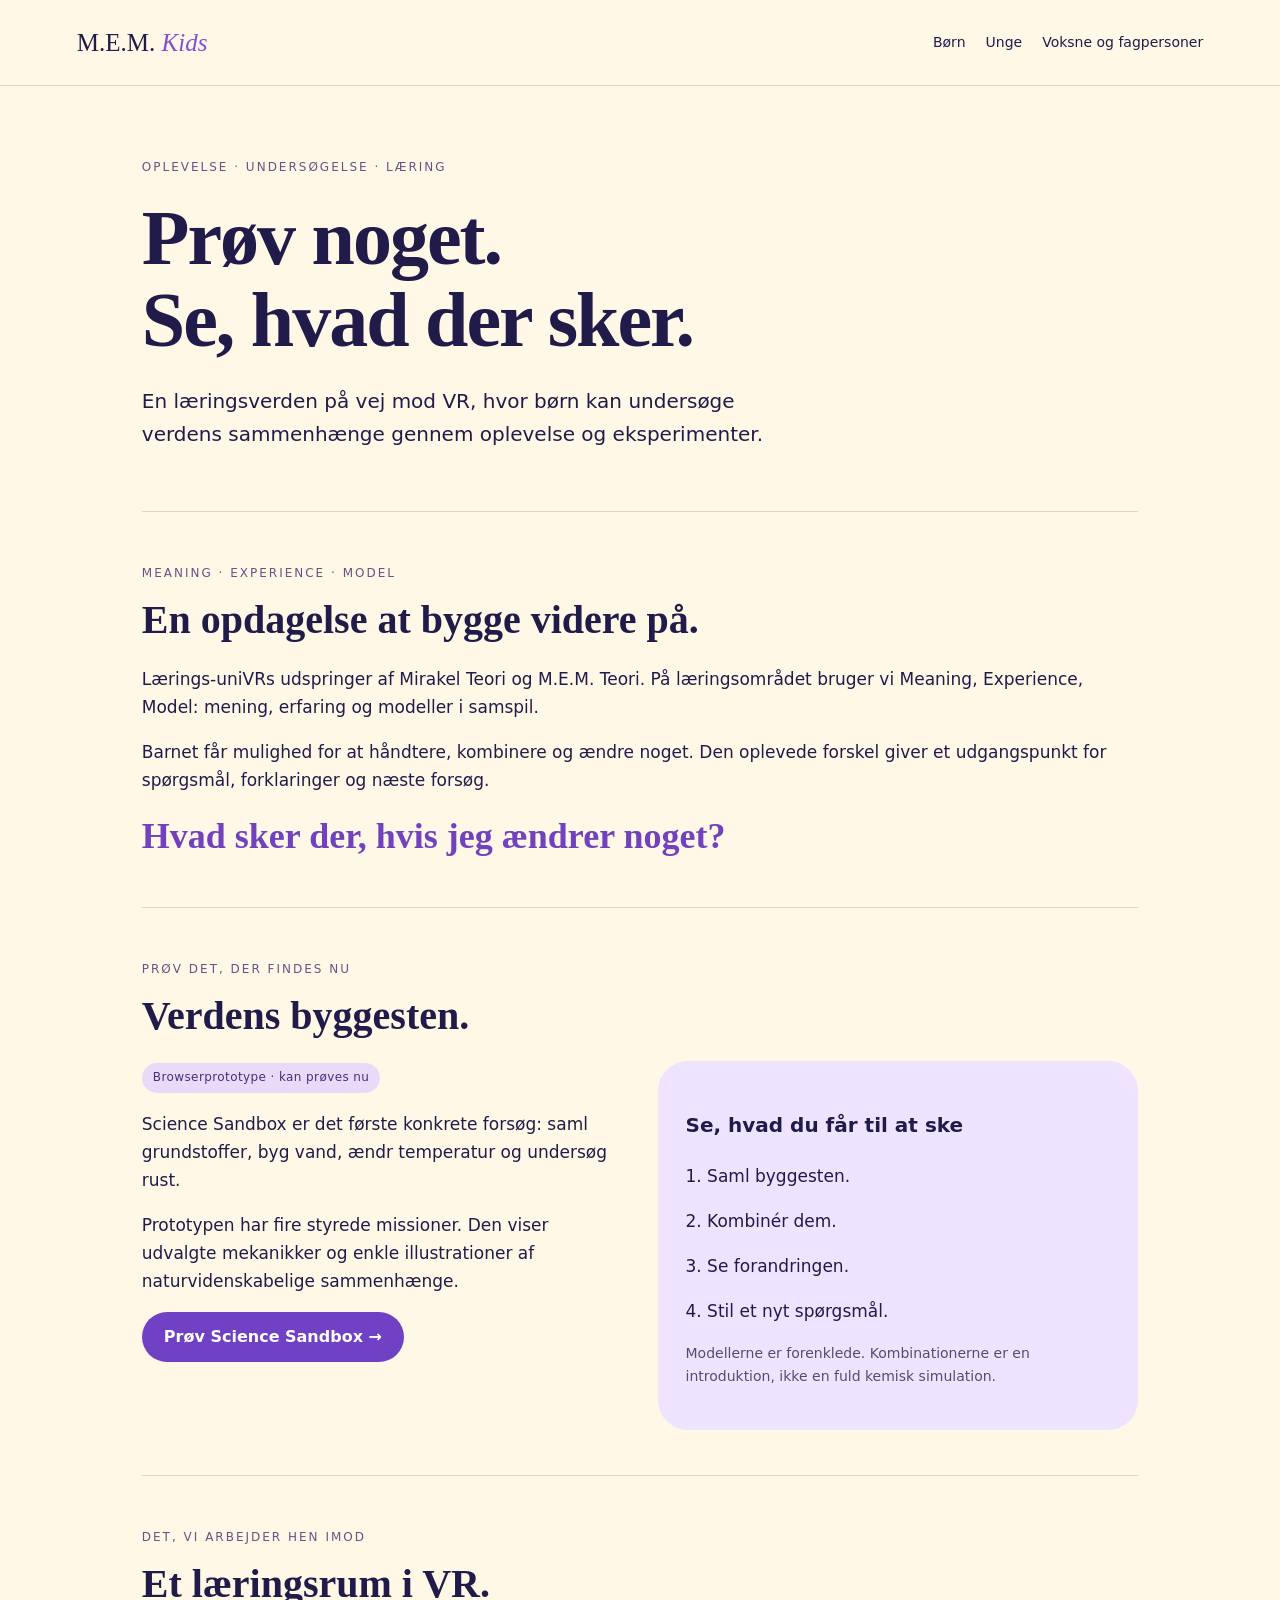
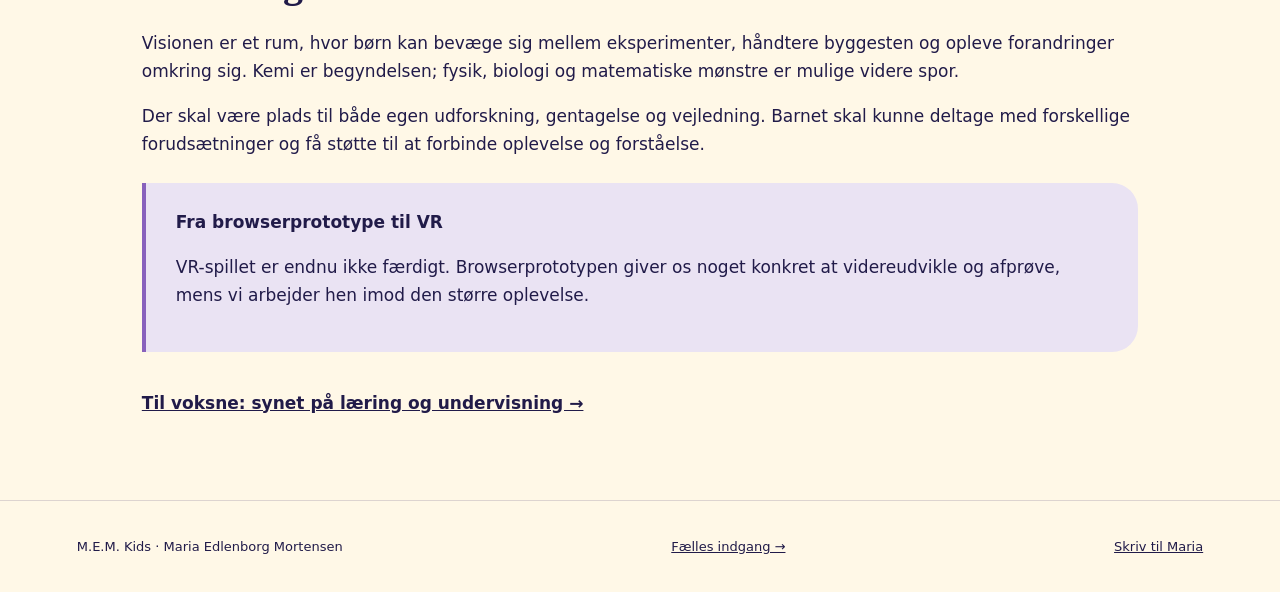
<file: laering.html>
<!doctype html><html lang="da"><head><meta charset="utf-8"><meta name="viewport" content="width=device-width,initial-scale=1"><title>Lærings-uniVRs · M.E.M. Kids</title><meta name="description" content="En læringsverden på vej mod VR, hvor børn kan undersøge verdens sammenhænge gennem oplevelse og eksperimenter."><link rel="stylesheet" href="rum.css"><link rel="stylesheet" href="univers.css"></head><body><a class="skip-link" href="#indhold">Gå til indhold</a><header><a class="brand" href="index.html">M.E.M. <em>Kids</em></a><nav aria-label="Vælg rum"><a href="boern.html">Børn</a><a href="unge.html">Unge</a><a href="voksne.html">Voksne og fagpersoner</a></nav></header><main id="indhold"><section class="hero page-intro"><span class="eyebrow">Oplevelse · undersøgelse · læring</span><h1>Prøv noget.<br>Se, hvad der sker.</h1><p>En læringsverden på vej mod VR, hvor børn kan undersøge verdens sammenhænge gennem oplevelse og eksperimenter.</p></section><section class="area"><span class="eyebrow">Meaning · Experience · Model</span><h2>En opdagelse at bygge videre på.</h2><p>Lærings-uniVRs udspringer af Mirakel Teori og M.E.M. Teori. På læringsområdet bruger vi Meaning, Experience, Model: mening, erfaring og modeller i samspil.</p><p>Barnet får mulighed for at håndtere, kombinere og ændre noget. Den oplevede forskel giver et udgangspunkt for spørgsmål, forklaringer og næste forsøg.</p><div class="flow-line">Hvad sker der, hvis jeg ændrer noget?</div></section><section class="area"><span class="eyebrow">Prøv det, der findes nu</span><h2>Verdens byggesten.</h2><div class="split"><div><span class="pill">Browserprototype · kan prøves nu</span><p>Science Sandbox er det første konkrete forsøg: saml grundstoffer, byg vand, ændr temperatur og undersøg rust.</p><p>Prototypen har fire styrede missioner. Den viser udvalgte mekanikker og enkle illustrationer af naturvidenskabelige sammenhænge.</p><a class="action" href="science-sandbox.html">Prøv Science Sandbox →</a></div><div class="play"><h3>Se, hvad du får til at ske</h3><p>1. Saml byggesten.</p><p>2. Kombinér dem.</p><p>3. Se forandringen.</p><p>4. Stil et nyt spørgsmål.</p><p class="hint">Modellerne er forenklede. Kombinationerne er en introduktion, ikke en fuld kemisk simulation.</p></div></div></section><section class="area"><span class="eyebrow">Det, vi arbejder hen imod</span><h2>Et læringsrum i VR.</h2><p>Visionen er et rum, hvor børn kan bevæge sig mellem eksperimenter, håndtere byggesten og opleve forandringer omkring sig. Kemi er begyndelsen; fysik, biologi og matematiske mønstre er mulige videre spor.</p><p>Der skal være plads til både egen udforskning, gentagelse og vejledning. Barnet skal kunne deltage med forskellige forudsætninger og få støtte til at forbinde oplevelse og forståelse.</p><div class="callout"><strong>Fra browserprototype til VR</strong><p>VR-spillet er endnu ikke færdigt. Browserprototypen giver os noget konkret at videreudvikle og afprøve, mens vi arbejder hen imod den større oplevelse.</p></div><a class="text-link" href="voksne.html#laering">Til voksne: synet på læring og undervisning →</a></section></main><footer class="foot"><span>M.E.M. Kids · Maria Edlenborg Mortensen</span><a href="index.html">Fælles indgang →</a><a href="mailto:M.E.M.Teori@gmail.com">Skriv til Maria</a></footer></body></html>
</file>
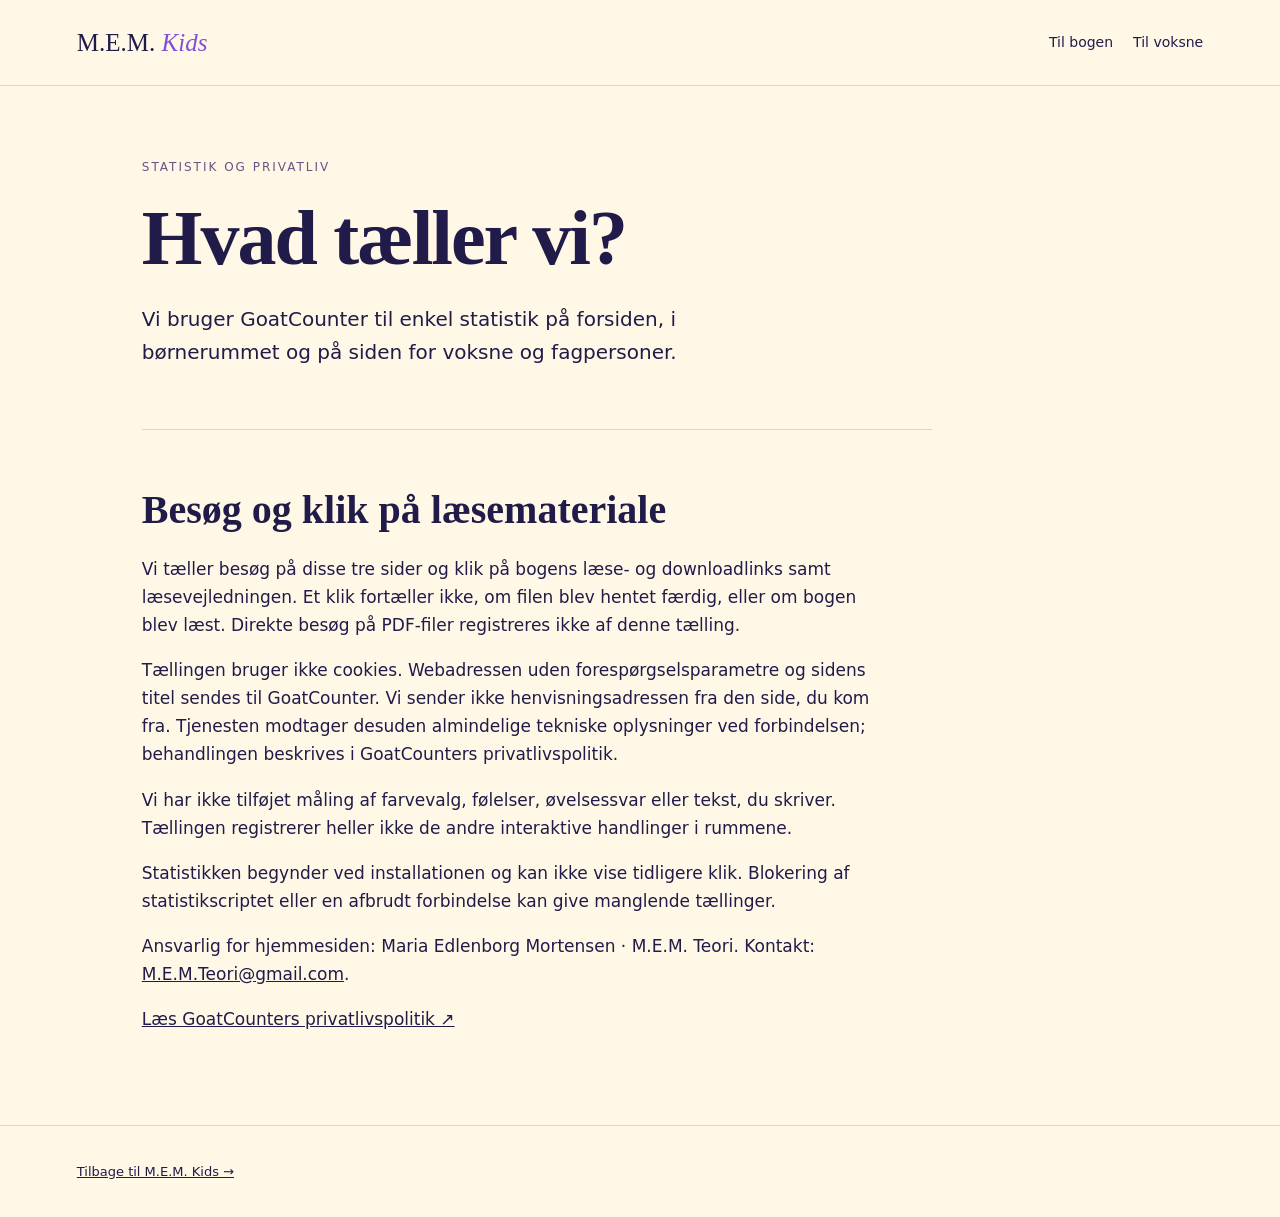
<file: statistik-og-privatliv.html>
<!doctype html><html lang="da"><head><meta charset="utf-8"><meta name="viewport" content="width=device-width,initial-scale=1"><title>Statistik og privatliv · M.E.M. Kids</title><link rel="stylesheet" href="rum.css"><link rel="stylesheet" href="univers.css"></head><body><header><a class="brand" href="index.html">M.E.M. <em>Kids</em></a><nav><a href="boern.html#bogen">Til bogen</a><a href="voksne.html">Til voksne</a></nav></header><main><section class="hero page-intro"><span class="eyebrow">Statistik og privatliv</span><h1>Hvad tæller vi?</h1><p>Vi bruger GoatCounter til enkel statistik på forsiden, i børnerummet og på siden for voksne og fagpersoner.</p></section><section class="area adult-long"><h2>Besøg og klik på læsemateriale</h2><p>Vi tæller besøg på disse tre sider og klik på bogens læse- og downloadlinks samt læsevejledningen. Et klik fortæller ikke, om filen blev hentet færdig, eller om bogen blev læst. Direkte besøg på PDF-filer registreres ikke af denne tælling.</p><p>Tællingen bruger ikke cookies. Webadressen uden forespørgselsparametre og sidens titel sendes til GoatCounter. Vi sender ikke henvisningsadressen fra den side, du kom fra. Tjenesten modtager desuden almindelige tekniske oplysninger ved forbindelsen; behandlingen beskrives i GoatCounters privatlivspolitik.</p><p>Vi har ikke tilføjet måling af farvevalg, følelser, øvelsessvar eller tekst, du skriver. Tællingen registrerer heller ikke de andre interaktive handlinger i rummene.</p><p>Statistikken begynder ved installationen og kan ikke vise tidligere klik. Blokering af statistikscriptet eller en afbrudt forbindelse kan give manglende tællinger.</p><p>Ansvarlig for hjemmesiden: Maria Edlenborg Mortensen · M.E.M. Teori. Kontakt: <a href="mailto:M.E.M.Teori@gmail.com">M.E.M.Teori@gmail.com</a>.</p><p><a href="https://www.goatcounter.com/help/privacy">Læs GoatCounters privatlivspolitik ↗</a></p></section></main><footer class="foot"><a href="index.html">Tilbage til M.E.M. Kids →</a></footer></body></html>
</file>
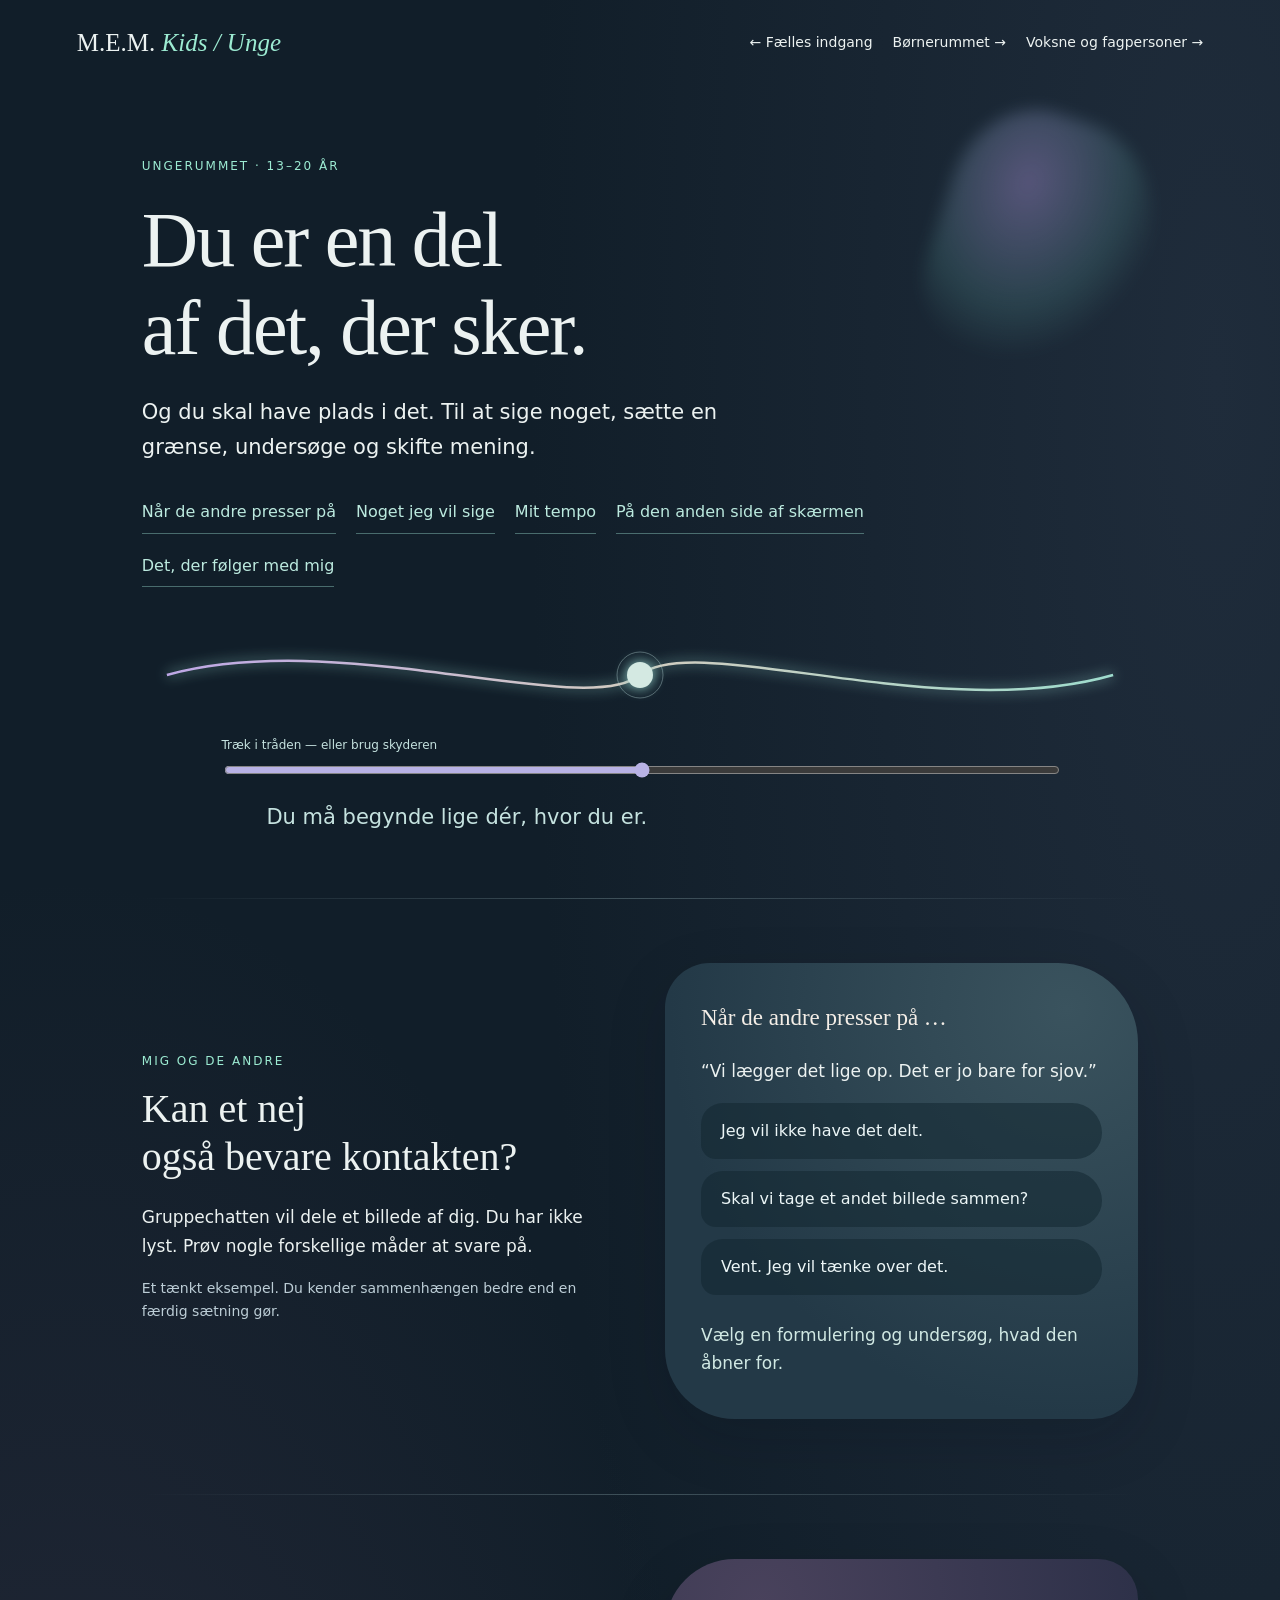
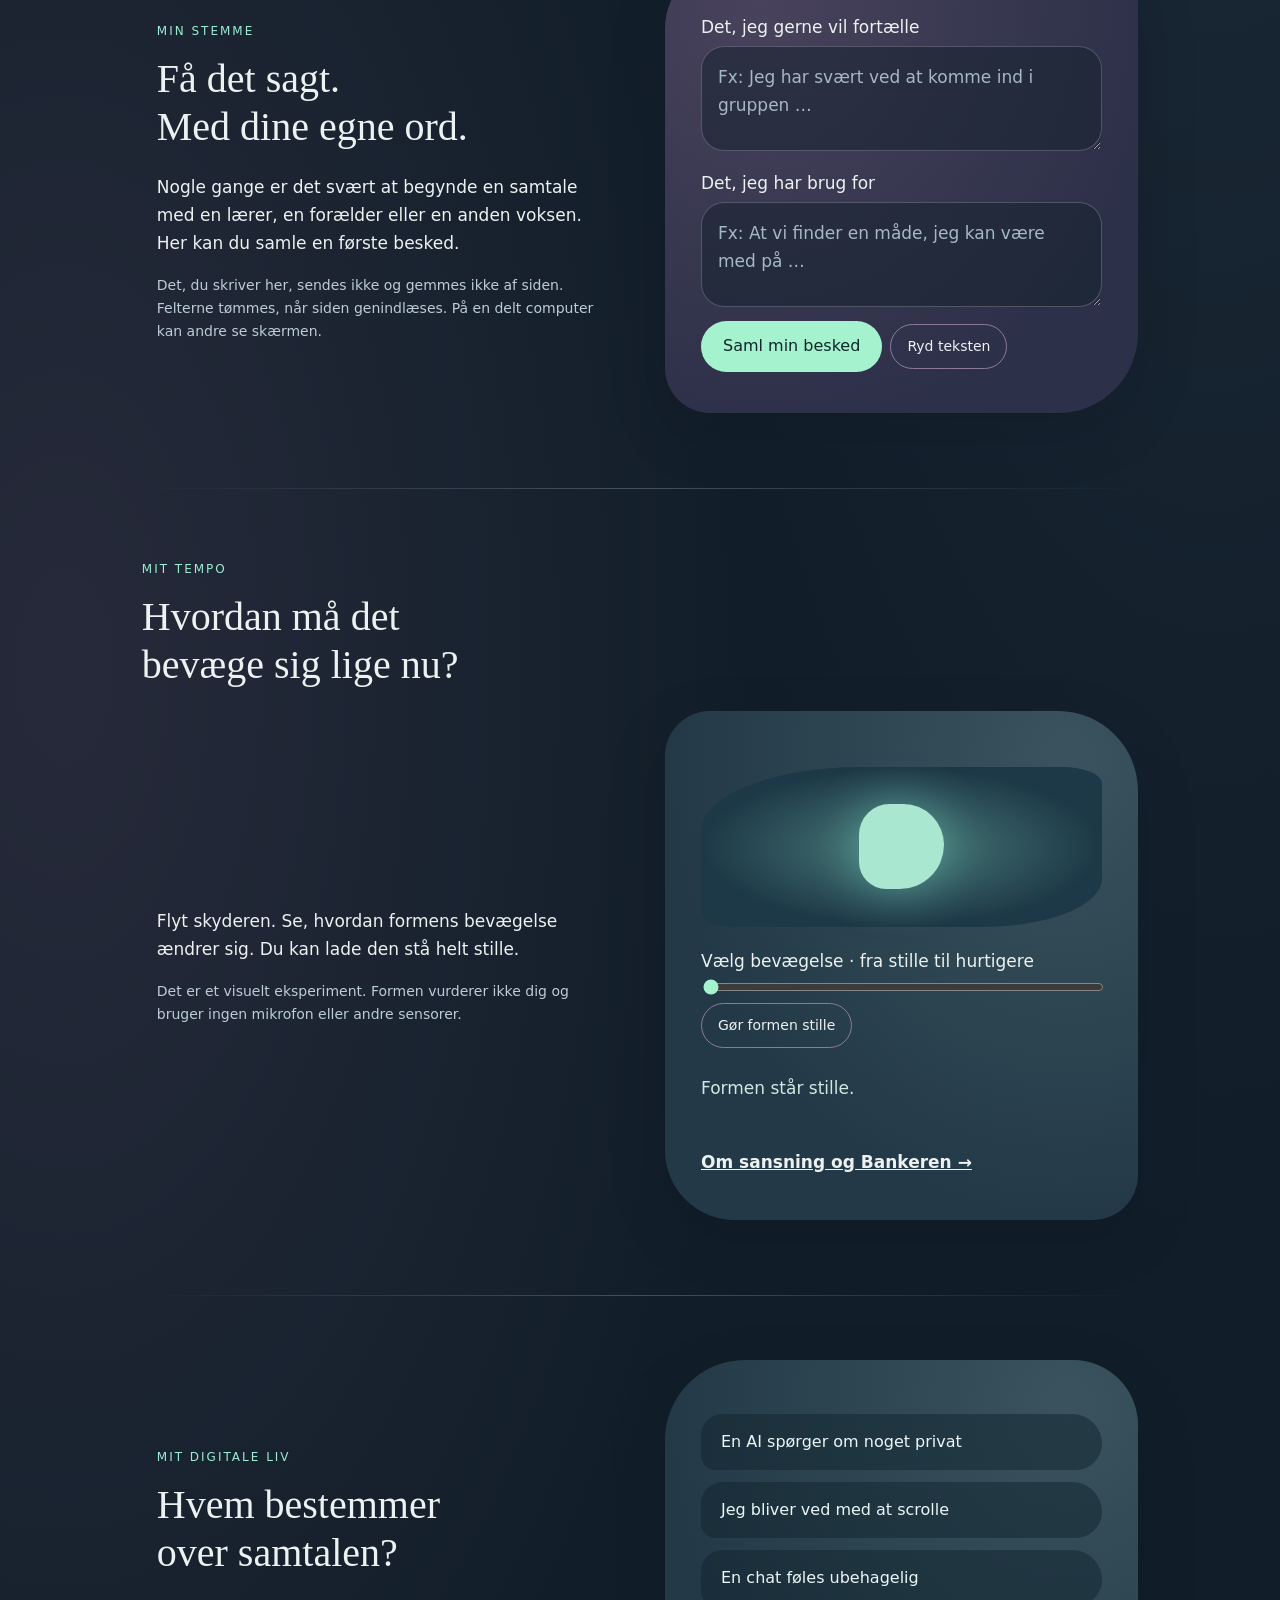
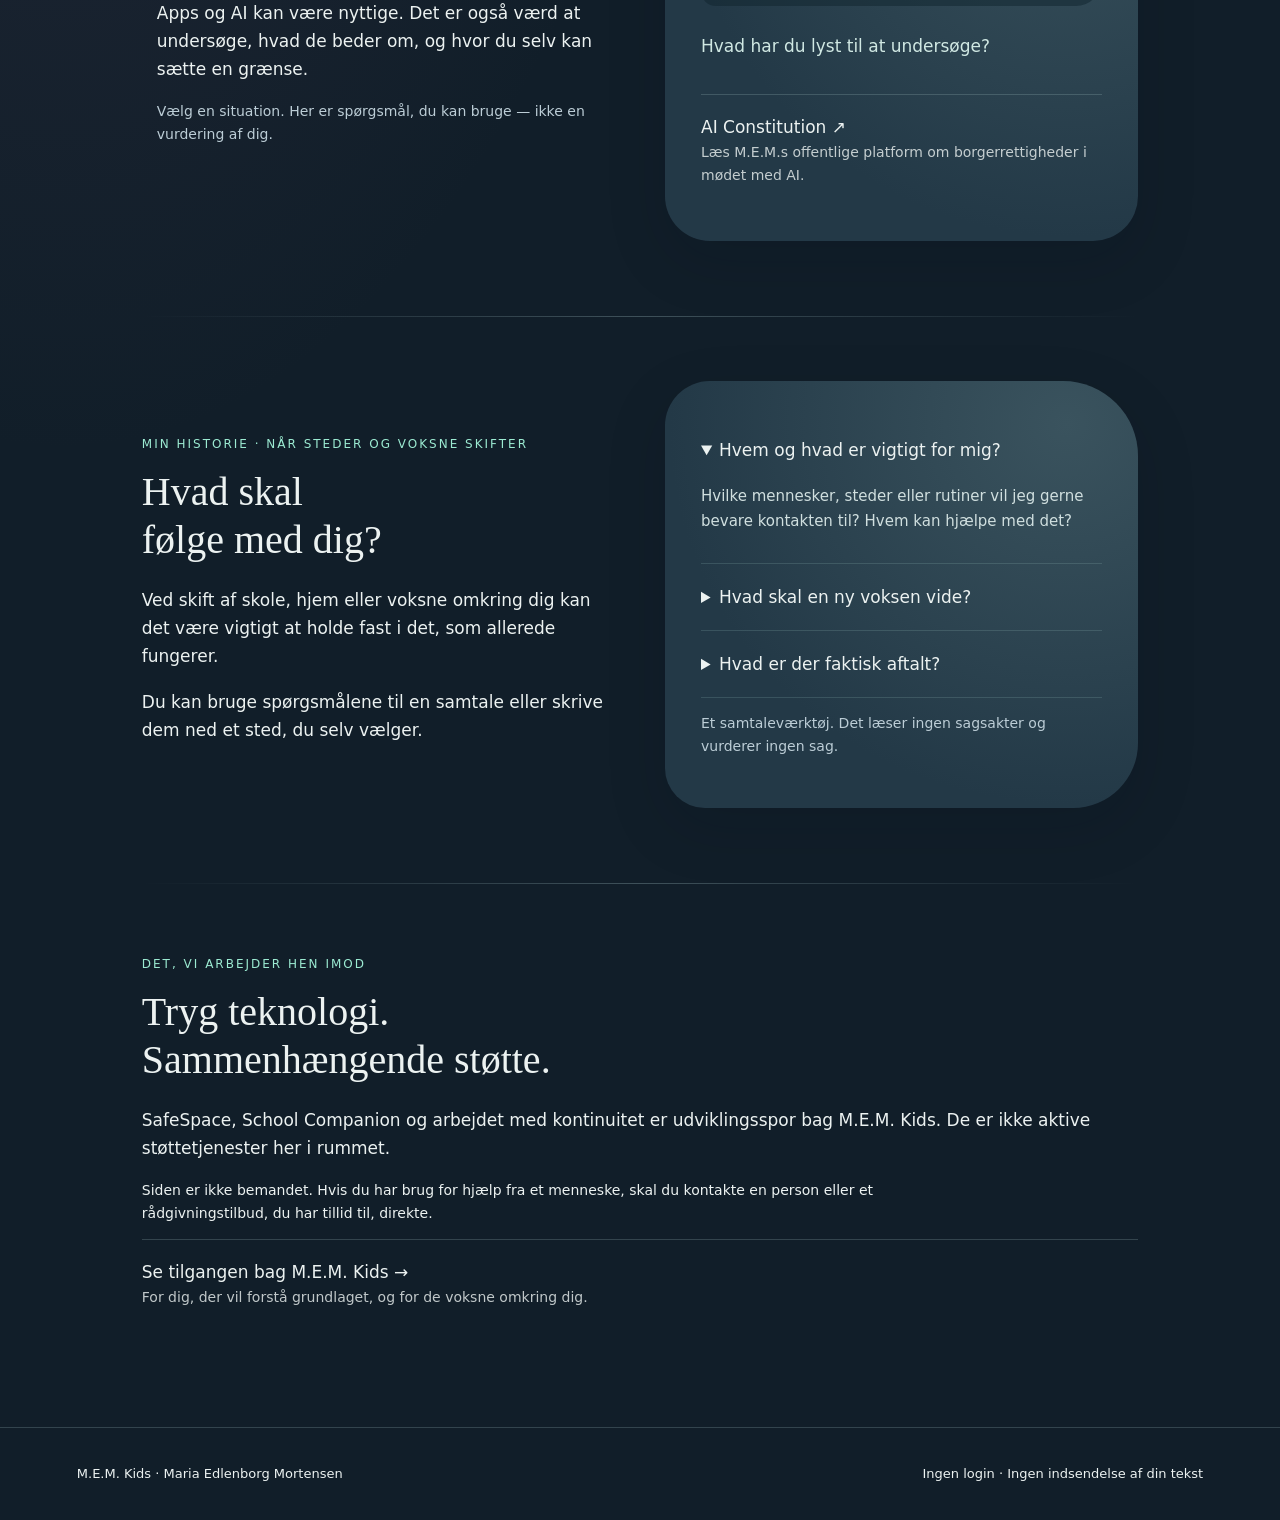
<file: unge.html>
<!doctype html><html lang="da"><head><meta charset="utf-8"><meta name="viewport" content="width=device-width,initial-scale=1"><title>Ungerummet · M.E.M. Kids</title><link rel="stylesheet" href="rum.css"><link rel="stylesheet" href="unge-flow.css"><link rel="stylesheet" href="univers.css"></head><body class="young">
<header><a class="brand" href="index.html">M.E.M. <em>Kids / Unge</em></a><nav aria-label="Vælg rum"><a href="index.html">← Fælles indgang</a><a href="boern.html">Børnerummet →</a><a href="voksne.html">Voksne og fagpersoner →</a></nav></header>
<main><section class="hero"><div class="hero-mark" aria-hidden="true"></div><div class="hero-copy"><span class="eyebrow">Ungerummet · 13–20 år</span><h1>Du er en del<br>af det, der sker.</h1><p>Og du skal have plads i det. Til at sige noget, sætte en grænse, undersøge og skifte mening.</p><div class="jump"><a href="#graenser">Når de andre presser på</a><a href="#stemme">Noget jeg vil sige</a><a href="#tempo">Mit tempo</a><a href="#digital">På den anden side af skærmen</a><a href="#historie">Det, der følger med mig</a></div></div><div class="flow-stage" id="young-flow"><canvas aria-label="Lysende tråd. Brug skyderen nedenunder som alternativ til at trække." role="img"></canvas><label for="flow-position">Træk i tråden — eller brug skyderen</label><input id="flow-position" class="flow-slider" type="range" min="0" max="100" value="50" aria-label="Flyt lyset langs tråden"></div><p class="flow-caption" id="flow-caption" aria-live="polite">Du må begynde lige dér, hvor du er.</p></section>
<section class="area split" id="graenser"><div><span class="eyebrow">Mig og de andre</span><h2>Kan et nej<br>også bevare kontakten?</h2><p>Gruppechatten vil dele et billede af dig. Du har ikke lyst. Prøv nogle forskellige måder at svare på.</p><p class="hint">Et tænkt eksempel. Du kender sammenhængen bedre end en færdig sætning gør.</p></div><div class="play"><span class="room-sign">Når de andre presser på …</span><p>“Vi lægger det lige op. Det er jo bare for sjov.”</p><div class="choices"><button data-answer="Du gør din grænse tydelig. Hvis de presser videre, behøver du ikke finde en bedre begrundelse for at have den.">Jeg vil ikke have det delt.</button><button data-answer="Du foreslår en anden mulighed. Det giver plads til et fælles valg, hvis det faktisk er noget, du selv har lyst til.">Skal vi tage et andet billede sammen?</button><button data-answer="Du kan bede om tid. Du behøver ikke beslutte dig i gruppens tempo.">Vent. Jeg vil tænke over det.</button></div><p class="result" id="boundary-result" aria-live="polite">Vælg en formulering og undersøg, hvad den åbner for.</p></div></section>
<section class="area split" id="stemme"><div><span class="eyebrow">Min stemme</span><h2>Få det sagt.<br>Med dine egne ord.</h2><p>Nogle gange er det svært at begynde en samtale med en lærer, en forælder eller en anden voksen. Her kan du samle en første besked.</p><p class="hint">Det, du skriver her, sendes ikke og gemmes ikke af siden. Felterne tømmes, når siden genindlæses. På en delt computer kan andre se skærmen.</p></div><div class="play sheet"><label for="situation">Det, jeg gerne vil fortælle</label><textarea id="situation" placeholder="Fx: Jeg har svært ved at komme ind i gruppen …"></textarea><label for="need">Det, jeg har brug for</label><textarea id="need" placeholder="Fx: At vi finder en måde, jeg kan være med på …"></textarea><button class="action" id="make-message">Saml min besked</button><button class="secondary" id="clear-message">Ryd teksten</button><div class="output" id="message-output" hidden aria-live="polite"></div></div></section>
<section class="area" id=tempo><span class="eyebrow">Mit tempo</span><h2>Hvordan må det<br>bevæge sig lige nu?</h2><div class="split"><div><p>Flyt skyderen. Se, hvordan formens bevægelse ændrer sig. Du kan lade den stå helt stille.</p><p class="hint">Det er et visuelt eksperiment. Formen vurderer ikke dig og bruger ingen mikrofon eller andre sensorer.</p></div><div class="play"><div class="tempo-form" aria-hidden="true"><div class="tempo-orb" id="tempo-orb"></div></div><label for="tempo-value">Vælg bevægelse · fra stille til hurtigere</label><input class="tempo-range" id="tempo-value" type="range" min="0" max="100" value="0"><button class="secondary" type="button" id="tempo-stop">Gør formen stille</button><p class="result" id="tempo-result" aria-live="polite">Formen står stille.</p><a class="text-link" href="bankeren.html">Om sansning og Bankeren →</a></div></div></section><section class="area split" id="digital"><div><span class="eyebrow">Mit digitale liv</span><h2>Hvem bestemmer<br>over samtalen?</h2><p>Apps og AI kan være nyttige. Det er også værd at undersøge, hvad de beder om, og hvor du selv kan sætte en grænse.</p><p class="hint">Vælg en situation. Her er spørgsmål, du kan bruge — ikke en vurdering af dig.</p></div><div class="play"><div class="choices"><button data-digital="0">En AI spørger om noget privat</button><button data-digital="1">Jeg bliver ved med at scrolle</button><button data-digital="2">En chat føles ubehagelig</button></div><div id="digital-output" class="result" aria-live="polite">Hvad har du lyst til at undersøge?</div><a class="resource" href="https://ai-constitution.now/">AI Constitution ↗<span>Læs M.E.M.s offentlige platform om borgerrettigheder i mødet med AI.</span></a></div></section>
<section class="area split" id="historie"><div><span class="eyebrow">Min historie · når steder og voksne skifter</span><h2>Hvad skal<br>følge med dig?</h2><p>Ved skift af skole, hjem eller voksne omkring dig kan det være vigtigt at holde fast i det, som allerede fungerer.</p><p>Du kan bruge spørgsmålene til en samtale eller skrive dem ned et sted, du selv vælger.</p></div><div class="play"><details open><summary>Hvem og hvad er vigtigt for mig?</summary><p>Hvilke mennesker, steder eller rutiner vil jeg gerne bevare kontakten til? Hvem kan hjælpe med det?</p></details><details><summary>Hvad skal en ny voksen vide?</summary><p>Hvad hjælper mig? Hvad bliver svært? Hvad vil jeg gerne selv fortælle, og hvad vil jeg have hjælp til at forklare?</p></details><details><summary>Hvad er der faktisk aftalt?</summary><p>Hvad skal ske? Hvem gør hvad? Hvornår taler vi sammen igen? Hvad gør jeg, hvis aftalen ikke bliver fulgt?</p></details><p class="hint">Et samtaleværktøj. Det læser ingen sagsakter og vurderer ingen sag.</p></div></section>
<section class="area"><span class="eyebrow">Det, vi arbejder hen imod</span><h2>Tryg teknologi.<br>Sammenhængende støtte.</h2><p>SafeSpace, School Companion og arbejdet med kontinuitet er udviklingsspor bag M.E.M. Kids. De er ikke aktive støttetjenester her i rummet.</p><p class="note">Siden er ikke bemandet. Hvis du har brug for hjælp fra et menneske, skal du kontakte en person eller et rådgivningstilbud, du har tillid til, direkte.</p><a class="resource" href="voksne.html">Se tilgangen bag M.E.M. Kids →<span>For dig, der vil forstå grundlaget, og for de voksne omkring dig.</span></a></section></main>
<footer class="foot"><span>M.E.M. Kids · Maria Edlenborg Mortensen</span><span>Ingen login · Ingen indsendelse af din tekst</span></footer><script src="unge.js"></script><script src="unge-flow.js"></script><script src="tempo.js"></script></body></html>
</file>
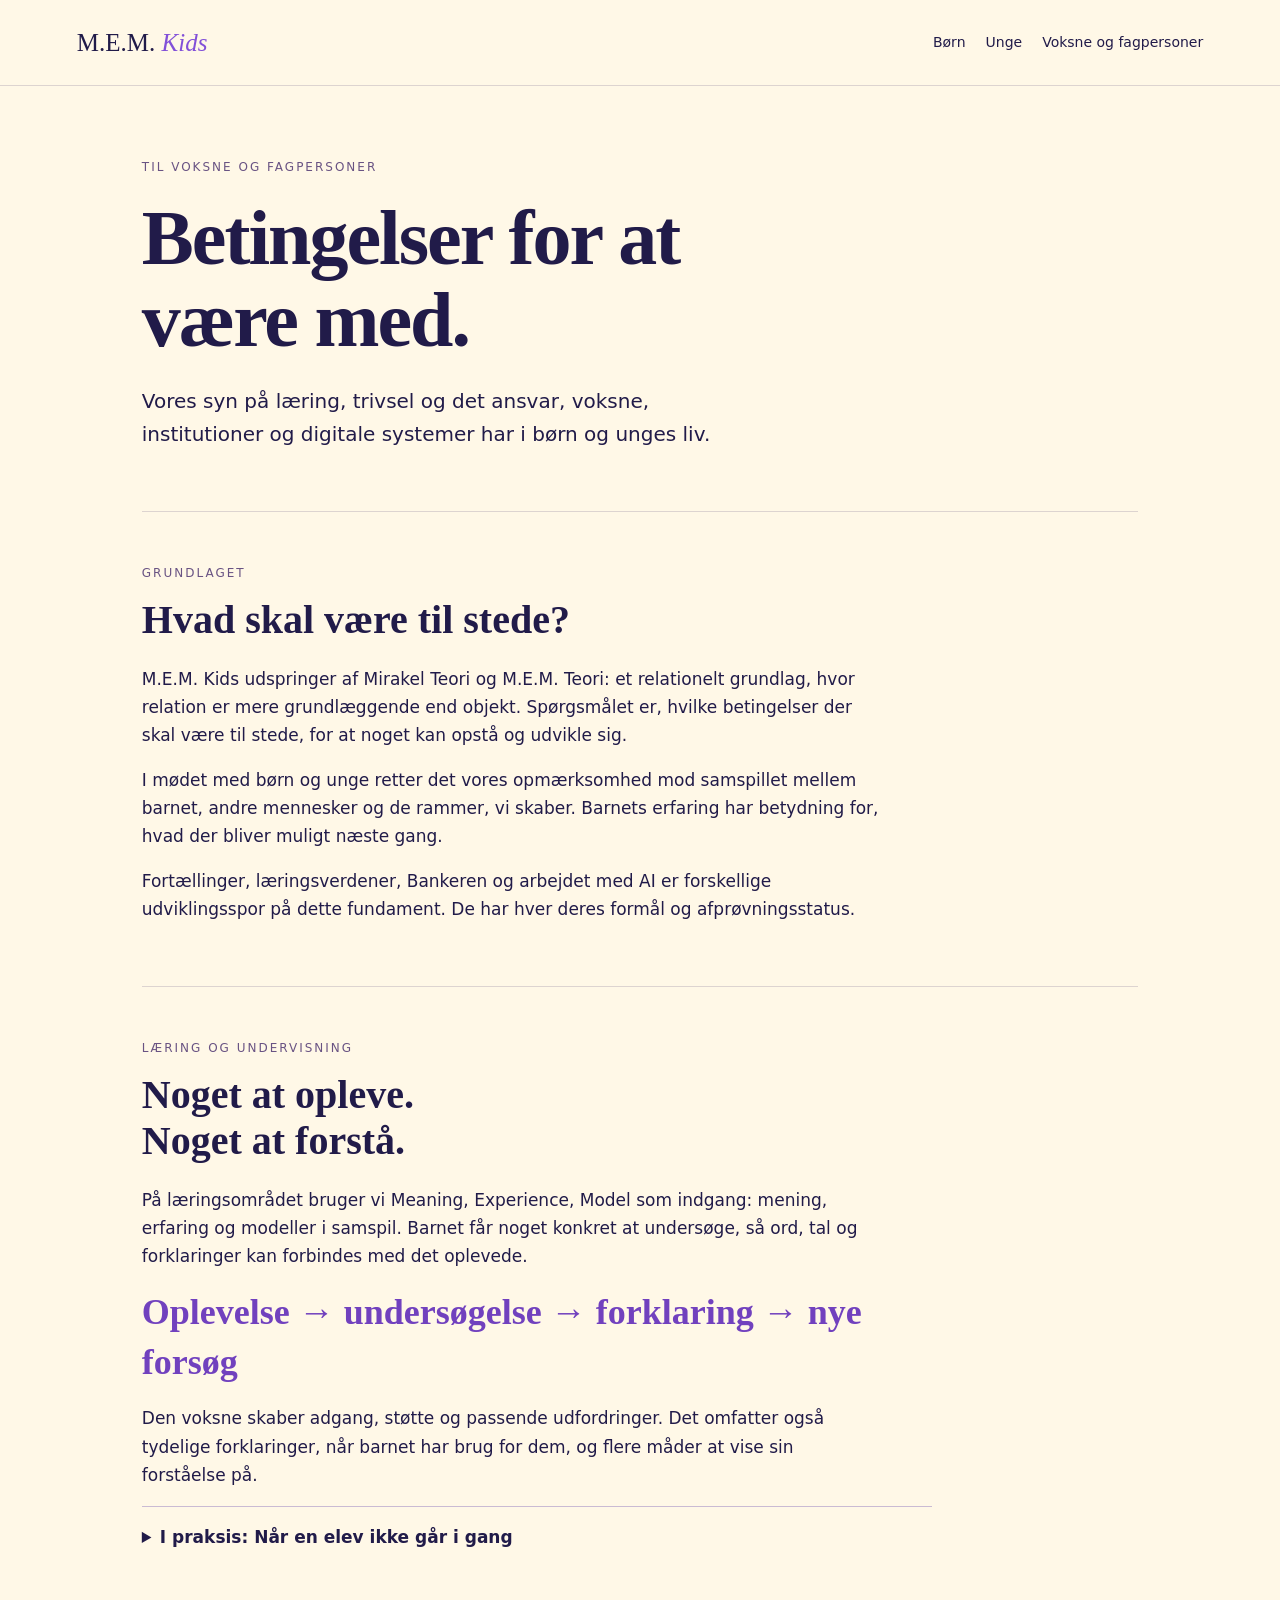
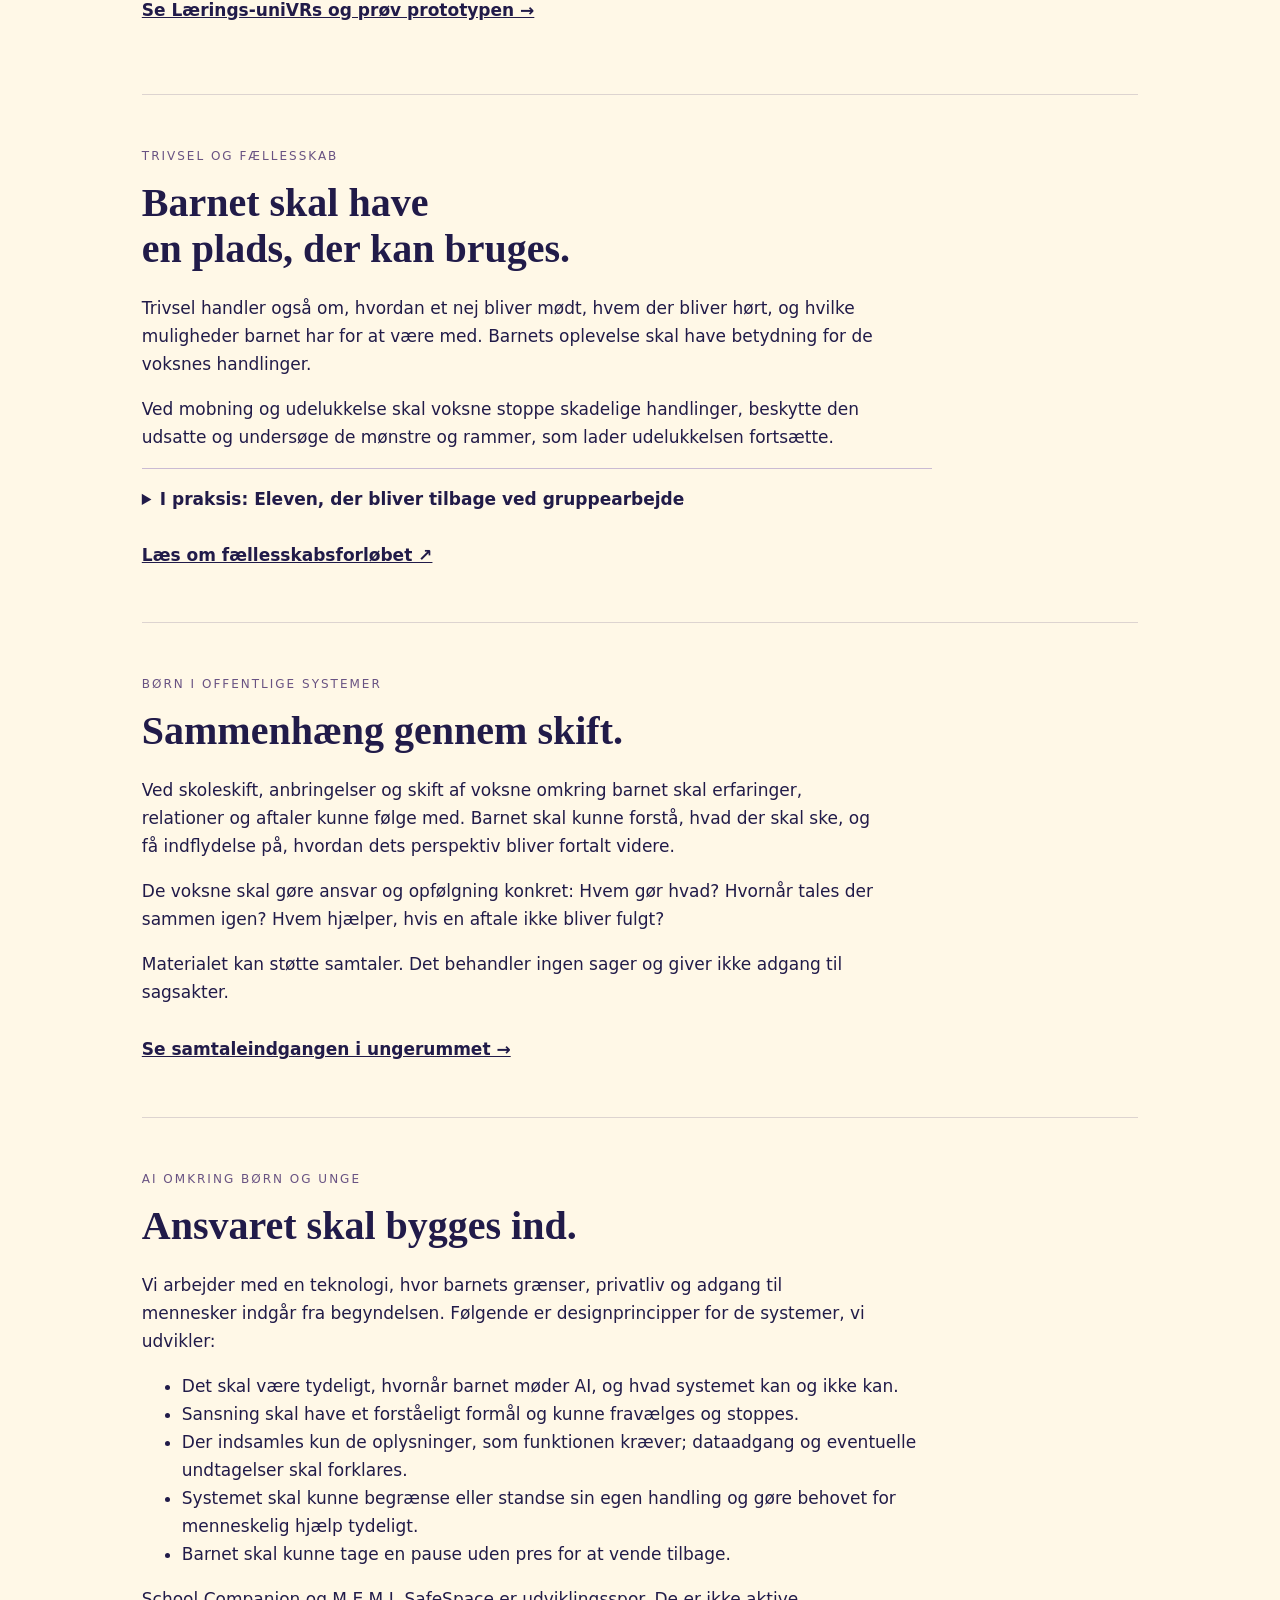
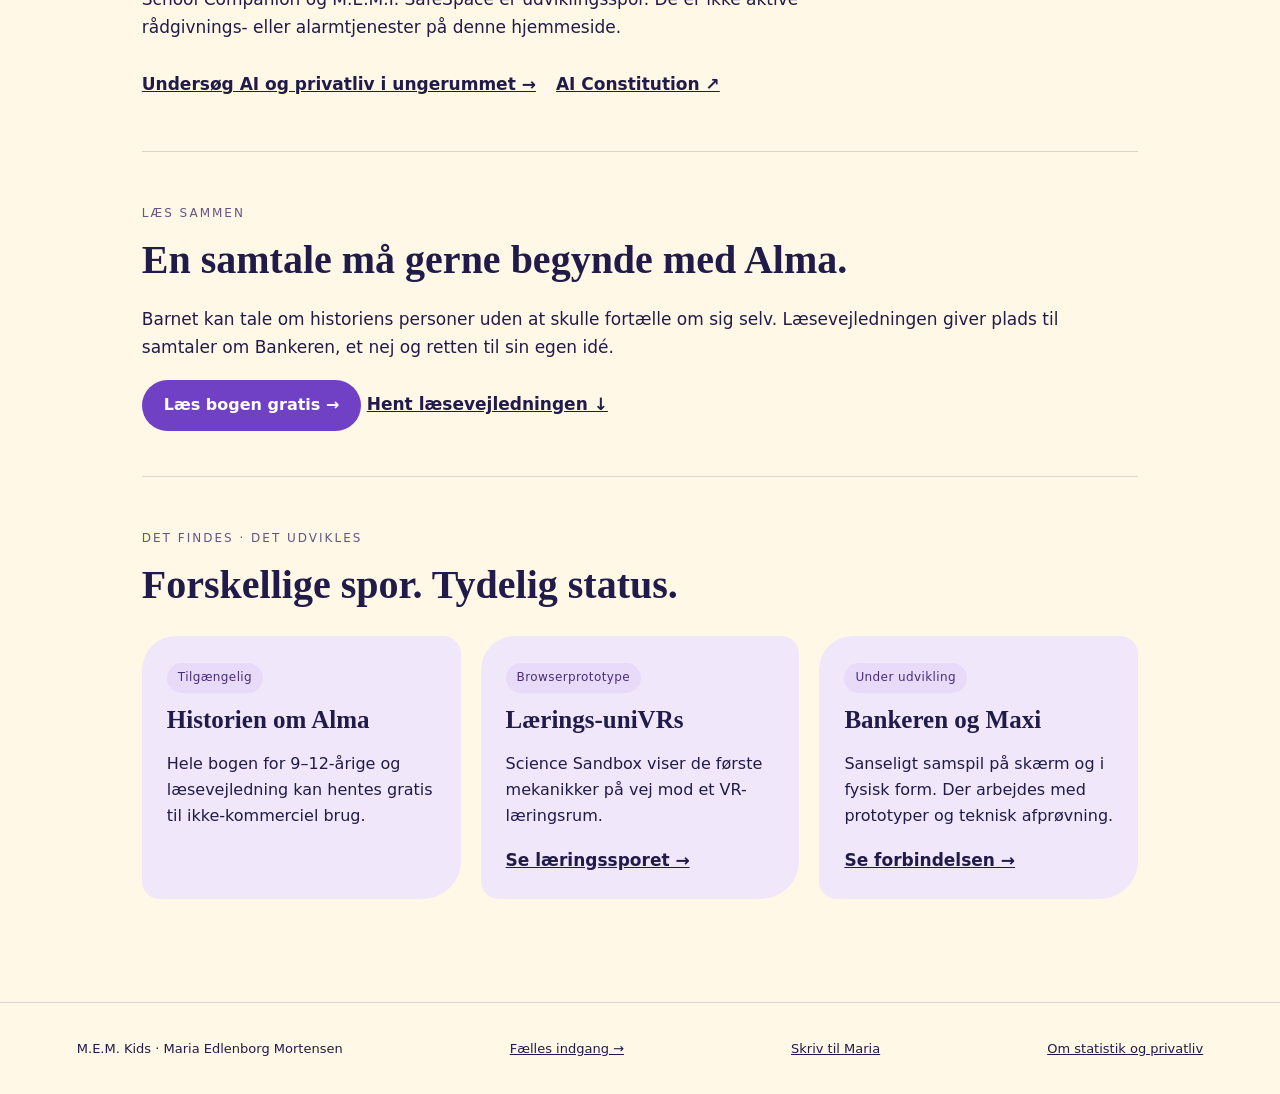
<file: voksne.html>
<!doctype html><html lang="da"><head><meta charset="utf-8"><meta name="viewport" content="width=device-width,initial-scale=1"><title>Vores tilgang · M.E.M. Kids</title><meta name="description" content="Vores syn på læring, trivsel og det ansvar, voksne, institutioner og digitale systemer har i børn og unges liv."><link rel="stylesheet" href="rum.css"><link rel="stylesheet" href="univers.css"></head><body><a class="skip-link" href="#indhold">Gå til indhold</a><header><a class="brand" href="index.html">M.E.M. <em>Kids</em></a><nav aria-label="Vælg rum"><a href="boern.html">Børn</a><a href="unge.html">Unge</a><a href="voksne.html">Voksne og fagpersoner</a></nav></header><main id="indhold"><section class="hero page-intro"><span class="eyebrow">Til voksne og fagpersoner</span><h1>Betingelser for at<br>være med.</h1><p>Vores syn på læring, trivsel og det ansvar, voksne, institutioner og digitale systemer har i børn og unges liv.</p></section><section class="area" id=grundlag><span class="eyebrow">Grundlaget</span><h2>Hvad skal være til stede?</h2><div class="adult-long"><p>M.E.M. Kids udspringer af Mirakel Teori og M.E.M. Teori: et relationelt grundlag, hvor relation er mere grundlæggende end objekt. Spørgsmålet er, hvilke betingelser der skal være til stede, for at noget kan opstå og udvikle sig.</p><p>I mødet med børn og unge retter det vores opmærksomhed mod samspillet mellem barnet, andre mennesker og de rammer, vi skaber. Barnets erfaring har betydning for, hvad der bliver muligt næste gang.</p><p>Fortællinger, læringsverdener, Bankeren og arbejdet med AI er forskellige udviklingsspor på dette fundament. De har hver deres formål og afprøvningsstatus.</p></div></section><section class="area" id=laering><span class="eyebrow">Læring og undervisning</span><h2>Noget at opleve.<br>Noget at forstå.</h2><div class="adult-long"><p>På læringsområdet bruger vi Meaning, Experience, Model som indgang: mening, erfaring og modeller i samspil. Barnet får noget konkret at undersøge, så ord, tal og forklaringer kan forbindes med det oplevede.</p><div class="flow-line">Oplevelse → undersøgelse → forklaring → nye forsøg</div><p>Den voksne skaber adgang, støtte og passende udfordringer. Det omfatter også tydelige forklaringer, når barnet har brug for dem, og flere måder at vise sin forståelse på.</p><details><summary>I praksis: Når en elev ikke går i gang</summary><p>Undersøg opgavens mening, adgang, tempo og støtte sammen med eleven. Kan eleven først bygge, flytte eller afprøve noget? Hjælper et eksempel, en makker eller en mindre begyndelse? Følg op på, hvad der faktisk gør deltagelse mulig.</p></details><p><a class="text-link" href="laering.html">Se Lærings-uniVRs og prøv prototypen →</a></p></div></section><section class="area" id=trivsel><span class="eyebrow">Trivsel og fællesskab</span><h2>Barnet skal have<br>en plads, der kan bruges.</h2><div class="adult-long"><p>Trivsel handler også om, hvordan et nej bliver mødt, hvem der bliver hørt, og hvilke muligheder barnet har for at være med. Barnets oplevelse skal have betydning for de voksnes handlinger.</p><p>Ved mobning og udelukkelse skal voksne stoppe skadelige handlinger, beskytte den udsatte og undersøge de mønstre og rammer, som lader udelukkelsen fortsætte.</p><details><summary>I praksis: Eleven, der bliver tilbage ved gruppearbejde</summary><p>Lad den voksne tage ansvar for gruppedannelsen. Aftal roller og adgang til opgaven, og følg op med eleven på, om ændringen faktisk gav plads. Eleven skal ikke alene løse sin egen udelukkelse.</p></details><a class="text-link" href="https://mem-teori.github.io/etos-site/faellesskab.html">Læs om fællesskabsforløbet ↗</a></div></section><section class="area" id=systemer><span class="eyebrow">Børn i offentlige systemer</span><h2>Sammenhæng gennem skift.</h2><div class="adult-long"><p>Ved skoleskift, anbringelser og skift af voksne omkring barnet skal erfaringer, relationer og aftaler kunne følge med. Barnet skal kunne forstå, hvad der skal ske, og få indflydelse på, hvordan dets perspektiv bliver fortalt videre.</p><p>De voksne skal gøre ansvar og opfølgning konkret: Hvem gør hvad? Hvornår tales der sammen igen? Hvem hjælper, hvis en aftale ikke bliver fulgt?</p><p>Materialet kan støtte samtaler. Det behandler ingen sager og giver ikke adgang til sagsakter.</p><a class="text-link" href="unge.html#historie">Se samtaleindgangen i ungerummet →</a></div></section><section class="area" id=ai><span class="eyebrow">AI omkring børn og unge</span><h2>Ansvaret skal bygges ind.</h2><div class="adult-long"><p>Vi arbejder med en teknologi, hvor barnets grænser, privatliv og adgang til mennesker indgår fra begyndelsen. Følgende er designprincipper for de systemer, vi udvikler:</p><ul><li>Det skal være tydeligt, hvornår barnet møder AI, og hvad systemet kan og ikke kan.</li><li>Sansning skal have et forståeligt formål og kunne fravælges og stoppes.</li><li>Der indsamles kun de oplysninger, som funktionen kræver; dataadgang og eventuelle undtagelser skal forklares.</li><li>Systemet skal kunne begrænse eller standse sin egen handling og gøre behovet for menneskelig hjælp tydeligt.</li><li>Barnet skal kunne tage en pause uden pres for at vende tilbage.</li></ul><p>School Companion og M.E.M.I. SafeSpace er udviklingsspor. De er ikke aktive rådgivnings- eller alarmtjenester på denne hjemmeside.</p><a class="text-link" href="unge.html#digital">Undersøg AI og privatliv i ungerummet →</a><a class="text-link" href="https://ai-constitution.now/">AI Constitution ↗</a></div></section><section class="area"><span class="eyebrow">Læs sammen</span><h2>En samtale må gerne begynde med Alma.</h2><p>Barnet kan tale om historiens personer uden at skulle fortælle om sig selv. Læsevejledningen giver plads til samtaler om Bankeren, et nej og retten til sin egen idé.</p><a class="action" href="boern.html#bogen">Læs bogen gratis →</a> <a class="text-link" href="boeger/laesevejledning.pdf" download data-goatcounter-click="vejledning-hent-pdf" data-goatcounter-title="Læsevejledning: Hent PDF" data-goatcounter-no-session="1">Hent læsevejledningen ↓</a></section><section class="area"><span class="eyebrow">Det findes · det udvikles</span><h2>Forskellige spor. Tydelig status.</h2><div class="feature-grid"><article class="feature"><span class="pill">Tilgængelig</span><h3>Historien om Alma</h3><p>Hele bogen for 9–12-årige og læsevejledning kan hentes gratis til ikke-kommerciel brug.</p></article><article class="feature"><span class="pill">Browserprototype</span><h3>Lærings-uniVRs</h3><p>Science Sandbox viser de første mekanikker på vej mod et VR-læringsrum.</p><a href="laering.html">Se læringssporet →</a></article><article class="feature"><span class="pill">Under udvikling</span><h3>Bankeren og Maxi</h3><p>Sanseligt samspil på skærm og i fysisk form. Der arbejdes med prototyper og teknisk afprøvning.</p><a href="bankeren.html">Se forbindelsen →</a></article></div></section></main><footer class="foot"><span>M.E.M. Kids · Maria Edlenborg Mortensen</span><a href="index.html">Fælles indgang →</a><a href="mailto:M.E.M.Teori@gmail.com">Skriv til Maria</a><a href="statistik-og-privatliv.html">Om statistik og privatliv</a></footer><script>window.goatcounter={path:function(){return location.pathname;},referrer:""};</script>
<script data-goatcounter="https://mem-kids.goatcounter.com/count" async src="https://gc.zgo.at/count.js"></script>
</body></html>
</file>
<file: boeger.css>
.book-section{scroll-margin-top:24px}
.book-layout{display:grid;grid-template-columns:220px minmax(0,1fr);gap:40px;align-items:start}
.book-cover,.book-teaser-cover{display:block}
.book-cover img,.book-teaser-cover img{display:block;width:100%;height:auto;border-radius:5px;box-shadow:0 12px 28px #39233824}
.book-copy h2{margin-top:12px}
.book-format{font-size:14px;color:#584b70}
.book-actions{display:flex;flex-wrap:wrap;gap:12px;margin:24px 0}
.book-primary,.book-secondary{display:inline-flex;align-items:center;justify-content:center;min-height:48px;border-radius:28px;padding:11px 21px;text-decoration:none;font-size:16px;font-weight:700;line-height:1.4;border:1px solid #7041c4}
.book-primary{background:#7041c4;color:#fff}
.book-secondary{background:transparent;color:#533196}
.book-primary:hover{background:#573095}.book-secondary:hover{background:#eee4ff}
.book-guide{font-size:15px;margin:0 0 20px}.book-guide a{font-weight:700;text-underline-offset:3px}
.book-guide span{font-size:13px;color:#584b70}
.book-permission{font-size:13px;line-height:1.6;color:#584b70;max-width:620px}
.book-teaser-wrap{max-width:1200px;margin:0 auto;padding:0 6% 30px}
.book-teaser{display:grid;grid-template-columns:112px minmax(0,1fr);gap:28px;align-items:center;padding:28px 34px;background:#f4eadf;border:1px solid #e4d7c9;border-radius:24px 40px 24px 32px}
.book-kicker{font-size:12px;font-weight:700;letter-spacing:1px;color:#664069;margin:0 0 10px}
.book-teaser h2{font:700 clamp(24px,3vw,32px)/1.2 Georgia,serif;margin:0 0 12px}
.book-teaser-copy>p:not(.book-kicker){font-size:17px;line-height:1.5;margin:0 0 14px;max-width:620px}
.book-teaser-link{display:inline-block;font-size:16px;font-weight:700;color:#533196;padding:8px 0;text-underline-offset:4px}
.book-section a:focus-visible,.book-teaser-wrap a:focus-visible{outline:3px solid #8250d8;outline-offset:5px}
@media(max-width:700px){.book-layout{grid-template-columns:1fr;gap:24px}.book-cover{width:180px;max-width:65%}.book-teaser{padding:24px;gap:20px;grid-template-columns:90px minmax(0,1fr)}.book-teaser h2{font-size:25px}.book-teaser-copy>p:not(.book-kicker){font-size:16px}}
@media(max-width:400px){.book-teaser{grid-template-columns:1fr}.book-teaser-cover{width:100px}}
</file>
<file: univers.css>
:root{--plum:#7141be;--paper:#fff8e7} .skip-link{position:fixed;top:8px;left:8px;padding:10px;background:white;color:#211b49;z-index:100;transform:translateY(-160%)}.skip-link:focus{transform:none}
.top-links{display:flex;gap:18px;flex-wrap:wrap;font-size:14px}.top-links a{color:inherit}.shared-copy{max-width:680px;margin:0 auto;padding:0 6% 18px;text-align:center;font-size:18px;line-height:1.65;color:#f2ebff}.shared-copy p{margin:8px 0}.page-intro{max-width:730px}.page-intro p{font-size:20px}.pill{display:inline-block;font-size:12px;letter-spacing:.4px;padding:5px 11px;background:#e8dbfa;color:#4b2c78;border-radius:18px}.young .pill{background:#233f42;color:#bbf5df}.feature-grid{display:grid;grid-template-columns:repeat(3,minmax(0,1fr));gap:20px;margin:28px 0}.feature{background:#f0e7fa;border-radius:34px 18px 38px 18px;padding:25px;min-width:0}.feature h3{font:700 25px/1.2 Georgia,serif;margin:12px 0}.feature p{font-size:16px}.feature img{width:100%;height:210px;object-fit:cover;border-radius:24px;display:block}.feature a{font-weight:bold}.feature-grid.two{grid-template-columns:repeat(2,minmax(0,1fr))}.young .feature{background:#192b37;border:1px solid #46616a;border-radius:45px 16px 50px 20px}.young .feature h3{font-family:inherit}.callout{padding:25px 30px;background:#eae3f3;border-left:4px solid #8861bc;border-radius:0 26px 26px 0;margin:25px 0}.young .callout{background:#1a303a;border-color:#9cebd2}.text-link{display:inline-block;margin:12px 20px 8px 0;font-weight:bold}.wide-art{display:block;width:100%;height:auto;max-width:750px;border-radius:36px;margin:auto}.step-list{counter-reset:steps;padding:0;list-style:none}.step-list li{margin:15px 0;padding:18px 22px;background:#f1e9fa;border-radius:18px}.step-list strong{display:block}.flow-line{font:700 clamp(22px,4vw,36px)/1.4 Georgia,serif;color:#7141be}.adult-long{max-width:790px}.adult-long p{max-width:740px}.adult-long details{padding:16px 0;border-top:1px solid #cabbd3}.adult-long summary{cursor:pointer;font-weight:700}.young .tempo-form{padding:28px;border-radius:40% 10% 30% 8%;background:radial-gradient(ellipse,#497b78,#1d3847 70%);min-height:160px;display:grid;place-items:center;margin:20px 0}.tempo-orb{width:85px;height:85px;background:#a9e7d0;border-radius:43% 57% 62% 38%;box-shadow:0 0 50px #81e4d56b;transition:transform .2s}.tempo-range{width:100%;accent-color:#a5f2ce}.status-line{font-size:14px;color:#625175}.young .status-line{color:#b9d2d8}.quiet{font-size:14px}.adult-door{width:100%;text-align:left;font-family:inherit;cursor:pointer}.door.unge{border-radius:65px 24px 90px 35px;background:radial-gradient(ellipse at 90% 10%,#214b4e,#101622 80%)}.unge .signal{border-radius:45% 55% 65% 35%;transform:rotate(25deg)}.unge .signal:before,.unge .signal:after{border-radius:inherit}.home-adult-route{padding:5px 0 14px;font-size:16px}.young .hero-mark{border-radius:45% 55% 65% 35%}
@media(max-width:700px){.feature-grid,.feature-grid.two{grid-template-columns:1fr}.feature img{height:auto;max-height:330px}.shared-copy{font-size:16px}.top-links{gap:12px}.callout{padding:20px}.flow-line{font-size:25px}}@media(prefers-reduced-motion:reduce){.tempo-orb{transition:none}}
</file>
<file: rum.css>
*{box-sizing:border-box}html{scroll-behavior:smooth}body{margin:0;font:17px/1.65 'Trebuchet MS',system-ui,sans-serif;background:#fff8e7;color:#211b49}body.young{background:#101923;color:#e7f1f3;font-family:system-ui,sans-serif}a{color:inherit}button,input,textarea{font:inherit}button,a{touch-action:manipulation}button{cursor:pointer}button:focus-visible,a:focus-visible,input:focus-visible,textarea:focus-visible{outline:3px solid #b57bff;outline-offset:5px}header{display:flex;justify-content:space-between;gap:20px;flex-wrap:wrap;align-items:center;padding:22px 6%;border-bottom:1px solid #81728e44}.brand{text-decoration:none;font-family:Georgia,serif;font-size:25px}.brand em{color:#8250d8}.young .brand em{color:#9cebd2}nav{display:flex;gap:20px;flex-wrap:wrap;font-size:14px}nav a{text-decoration:none}main{max-width:1150px;margin:auto;padding:0 6%}.hero{padding:65px 0 40px;position:relative}.eyebrow{text-transform:uppercase;letter-spacing:2px;font-size:12px;color:#695383}.young .eyebrow{color:#9cebd2}h1{font:700 clamp(40px,7vw,78px)/1.05 Georgia,serif;letter-spacing:-2px;margin:18px 0 24px}.young h1{font-family:system-ui,sans-serif;font-weight:750}h2{font:700 clamp(28px,4vw,40px)/1.15 Georgia,serif;margin:12px 0 22px}.young h2{font-family:system-ui,sans-serif;font-weight:650}h3{font-size:20px}.hero p{max-width:630px;font-size:21px}.hero-mark{position:absolute;right:0;top:70px;width:140px;height:140px;background:radial-gradient(circle at 30% 30%,#ffe69a,#a77aff 60%,#7144c7);border-radius:37% 63% 58% 42%/48% 39% 61% 52%;opacity:.75;z-index:-0}.hero-copy{position:relative;z-index:1;max-width:760px}.young .hero-mark{background:transparent;border:1px solid #81d9c1;transform:rotate(32deg);border-radius:6px;opacity:.3}.jump{display:flex;gap:12px;flex-wrap:wrap;margin:28px 0}.jump a,.action{display:inline-block;background:#7041c4;color:#fff;border:0;border-radius:28px;padding:12px 22px;text-decoration:none;font-size:16px;font-weight:700}.young .jump a,.young .action{background:#a5f2ce;color:#10262a;border-radius:5px}.area{padding:45px 0;border-top:1px solid #81728e44}.split{display:grid;grid-template-columns:1fr 1fr;gap:35px;align-items:start}.intro p{max-width:600px}.play{background:#eee4ff;border-radius:30px;padding:28px;min-width:0}.young .play{background:#192936;border:1px solid #36505a;border-radius:10px}.hint{font-size:14px;color:#584b70}.young .hint{color:#bccdd6}.pieces{display:flex;gap:12px;flex-wrap:wrap;margin:24px 0}.stone{width:65px;height:65px;border:0;border-radius:16px;background:#ffc84a;color:#211b49;box-shadow:0 5px #ca9a32;font-size:27px}.stone[aria-pressed=true]{background:#7650ca;box-shadow:0 5px #4b3087;color:white}.gate{padding:22px;border:3px solid #9476b7;border-radius:60px 60px 10px 10px;text-align:center;font-size:45px;min-height:120px;background:#fff9ec}.gate.open{background:#d9f3c5;border-color:#4d7b36}.result{min-height:54px;margin:18px 0 0}.secondary{background:transparent;color:inherit;border:1px solid #8c799e;padding:9px 14px;border-radius:8px;font-size:14px}.feeling{height:145px;width:145px;margin:18px auto 28px;background:radial-gradient(circle at 30% 30%,#e3caff,#9573d0);border-radius:42% 58% 39% 61%;transition:background .3s,border-radius .3s,transform .3s;box-shadow:0 0 45px #af8ce33b}.colors{display:flex;justify-content:center;gap:12px;flex-wrap:wrap}.colors button{width:47px;height:47px;border-radius:50%;border:3px solid #ffffff;box-shadow:0 0 0 1px #705d87}.story{font-family:Georgia,serif;font-size:23px;min-height:120px}.thread-control{width:100%;accent-color:#8250c8}.choices{display:flex;flex-wrap:wrap;gap:10px;margin:18px 0}.choices button{background:#fff8e7;border:1px solid #9b84b4;color:#392851;border-radius:15px;padding:12px 16px;text-align:left}.young .choices button{background:#213746;border-color:#47616f;color:#ecf6f7;border-radius:5px}.young .choices button[aria-pressed=true]{border-color:#a5f2ce;background:#304b4a}.sheet label{display:block;margin:18px 0 5px}.sheet textarea{display:block;width:100%;min-height:90px;resize:vertical;padding:12px;background:#10202b;border:1px solid #526879;color:#f0f5f6;border-radius:5px}.output{white-space:pre-wrap;background:#0e202a;padding:18px;border-left:3px solid #a5f2ce;margin-top:20px;overflow-wrap:anywhere}.tags{display:flex;gap:10px;flex-wrap:wrap}.tags span{font-size:12px;border:1px solid #87949d;padding:4px 9px;border-radius:4px}.resource{display:block;padding:18px 0;border-top:1px solid #81728e44;text-decoration:none}.resource span{display:block;font-size:14px;opacity:.8}.note{font-size:14px;max-width:750px}.foot{padding:35px 6%;border-top:1px solid #81728e44;margin-top:30px;display:flex;gap:20px;justify-content:space-between;flex-wrap:wrap;font-size:13px}.status{font-size:12px;letter-spacing:1px;color:#705383}.young .status{color:#a5d7c9}@media(max-width:700px){.split{grid-template-columns:1fr}.hero{padding-top:40px}.hero-mark{width:80px;height:80px;top:35px;opacity:.3}main{padding:0 6%}.play{padding:22px}nav{gap:14px}.hero p{font-size:19px}.stone{width:56px;height:56px}}@media(prefers-reduced-motion:reduce){html{scroll-behavior:auto}*{transition:none!important}}
</file>
<file: unge-flow.css>
body.young{background:radial-gradient(ellipse at 95% 8%,#34415666,transparent 40%),radial-gradient(ellipse at 5% 48%,#51415c55,transparent 40%),#111e29;color:#ecf2f1}
.young header{border-bottom:0}.young h1{font-family:Georgia,serif;font-weight:400;line-height:1.12;letter-spacing:-2px}.young h2{font-family:Georgia,serif;font-weight:400;line-height:1.2}.young .hero{padding-bottom:20px}.young .hero-copy{max-width:790px}.young .hero-mark{width:210px;height:250px;right:-10px;top:30px;border:0;border-radius:63% 37% 45% 55%/38% 60% 40% 62%;background:radial-gradient(ellipse at 35% 30%,#bba2ed77,#76c9c333 50%,transparent 72%);transform:rotate(18deg);opacity:.8;filter:blur(8px)}
.young .jump{gap:12px 20px;align-items:center}.young .jump a{background:transparent;color:#bceadf;border-radius:0;border-bottom:1px solid #8ac6bb77;padding:7px 0;font-weight:400}
.young .area{position:relative;border-top:0;padding-top:70px;padding-bottom:70px;scroll-margin-top:20px}.young .area:before{content:'';display:block;position:absolute;left:0;top:5px;width:100%;height:1px;background:linear-gradient(90deg,transparent,#a6c5c94d,transparent)}.young .split{gap:50px;align-items:center}.young .split:nth-of-type(odd)>div:first-child{padding-left:15px}
.young .play{position:relative;border:0;background:radial-gradient(ellipse at 85% 10%,#3a535e,#233947 70%);border-radius:45px 80px 45px 70px;padding:36px;box-shadow:0 20px 60px #060f1926}.young #stemme .play{background:radial-gradient(ellipse at 20% 10%,#49425c,#2c3048 75%);border-radius:70px 40px 80px 45px}.young #digital .play{border-radius:80px 65px 45px 45px}.young #historie .play{border-radius:45px 75px 65px 40px}
.young .choices{display:grid;grid-template-columns:1fr;gap:12px}.young .choices button{border:0;background:#11273088;border-radius:23px 32px 28px 16px;padding:16px 20px;font-size:16px;line-height:1.5;transition:background .2s,transform .2s}.young .choices button:hover{background:#38555d;transform:translateX(3px)}.young .choices button[aria-pressed=true]{background:#b4e4d2;color:#16332f;box-shadow:none}.young .result{padding-top:8px;color:#d0e8e3;min-height:70px}.young .sheet textarea{border:1px solid #a8a6c159;background:#15232e88;border-radius:23px;padding:16px;min-height:105px}.young .sheet textarea::placeholder{color:#a6b8c2}.young .action{border-radius:30px;padding:12px 22px;margin:14px 8px 5px 0;font-weight:500}.young .secondary{border-radius:25px;padding:10px 16px}.young .output{border:0;border-radius:25px;background:#142830;padding:22px}.young details{padding:14px 0;border-bottom:1px solid #99c3bf30}.young summary{cursor:pointer;padding:5px 0}.young details p{font-size:15px;color:#d0dfdf}.young .resource{border-color:#a5c1c23b}.young .foot{border-color:#a5c1c23b}
.flow-stage{position:relative;height:175px;margin-top:15px;touch-action:pan-y}.flow-stage canvas{display:block;width:100%;height:130px;touch-action:none}.flow-stage .flow-slider{position:absolute;left:8%;bottom:3px;width:84%;accent-color:#b8b2e5;height:30px}.flow-caption{font-size:14px;text-align:center;color:#c5e2df;min-height:45px;margin:10px 0 28px!important}.flow-stage label{position:absolute;left:8%;bottom:34px;font-size:12px;color:#c5e2df}.young .room-sign{display:block;font-family:Georgia,serif;font-size:23px;margin:0 0 20px;color:#f4eee7}
@media(max-width:700px){.young .split{gap:25px}.young .play{padding:28px 24px;border-radius:35px 55px 35px 45px}.young .area{padding:45px 0}.young .split:nth-of-type(odd)>div:first-child{padding-left:0}.young .hero-mark{right:0;width:130px;height:150px;opacity:.5}.young .choices button{padding:14px 17px}.young .hero{padding-top:35px}}
@media(prefers-reduced-motion:reduce){.young .choices button:hover{transform:none}}
</file>
